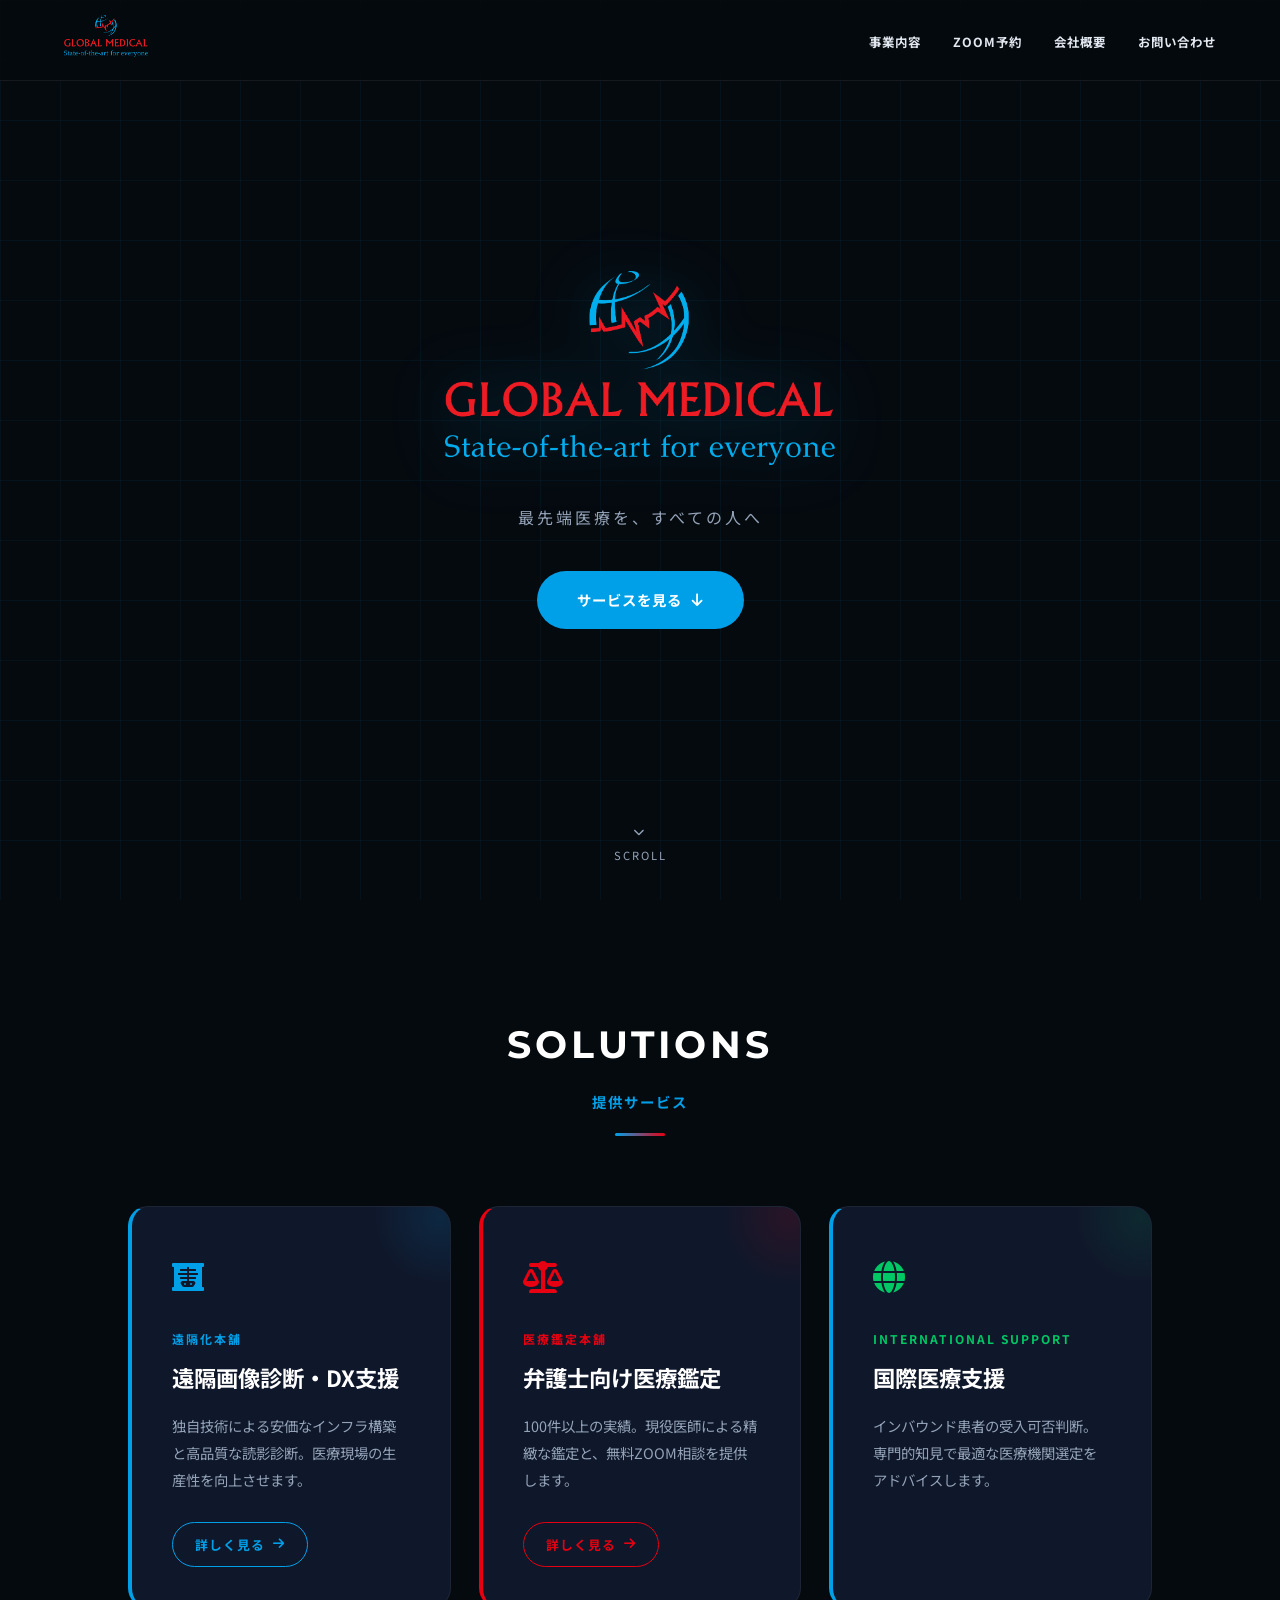
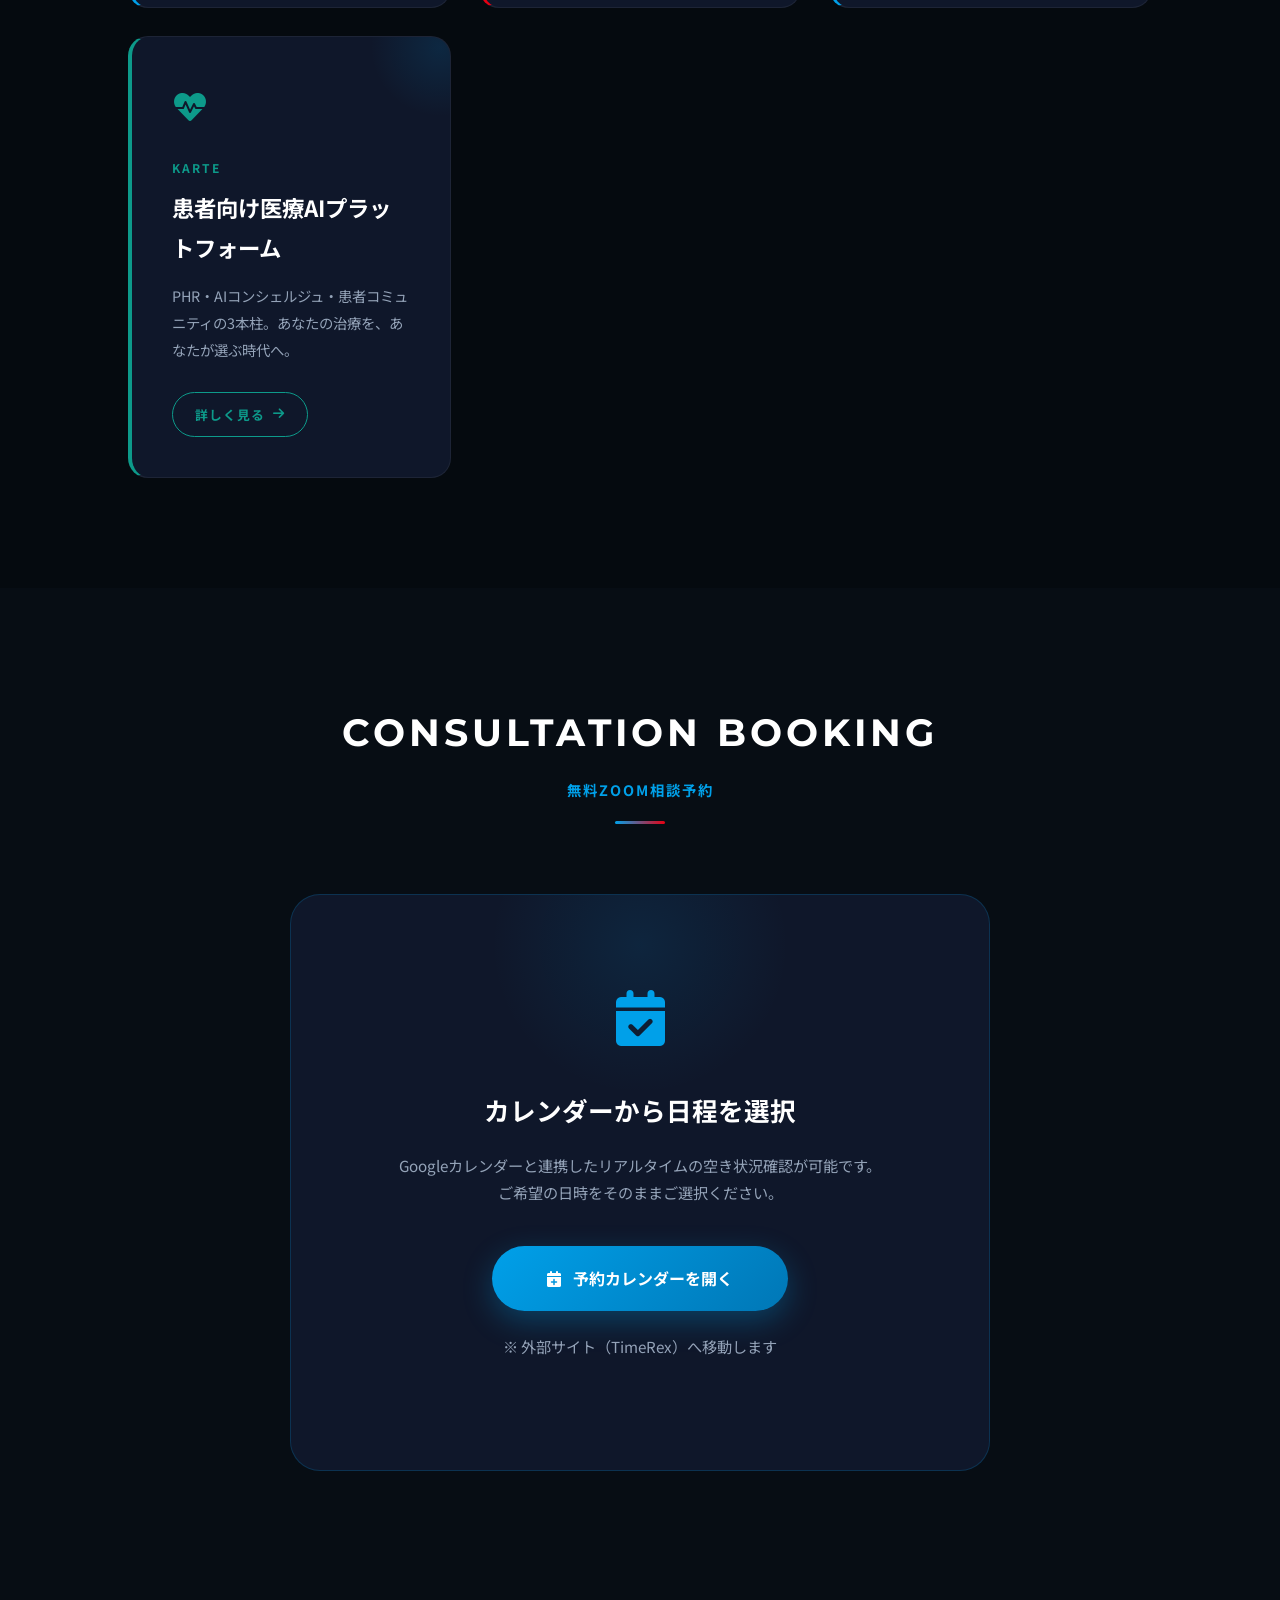
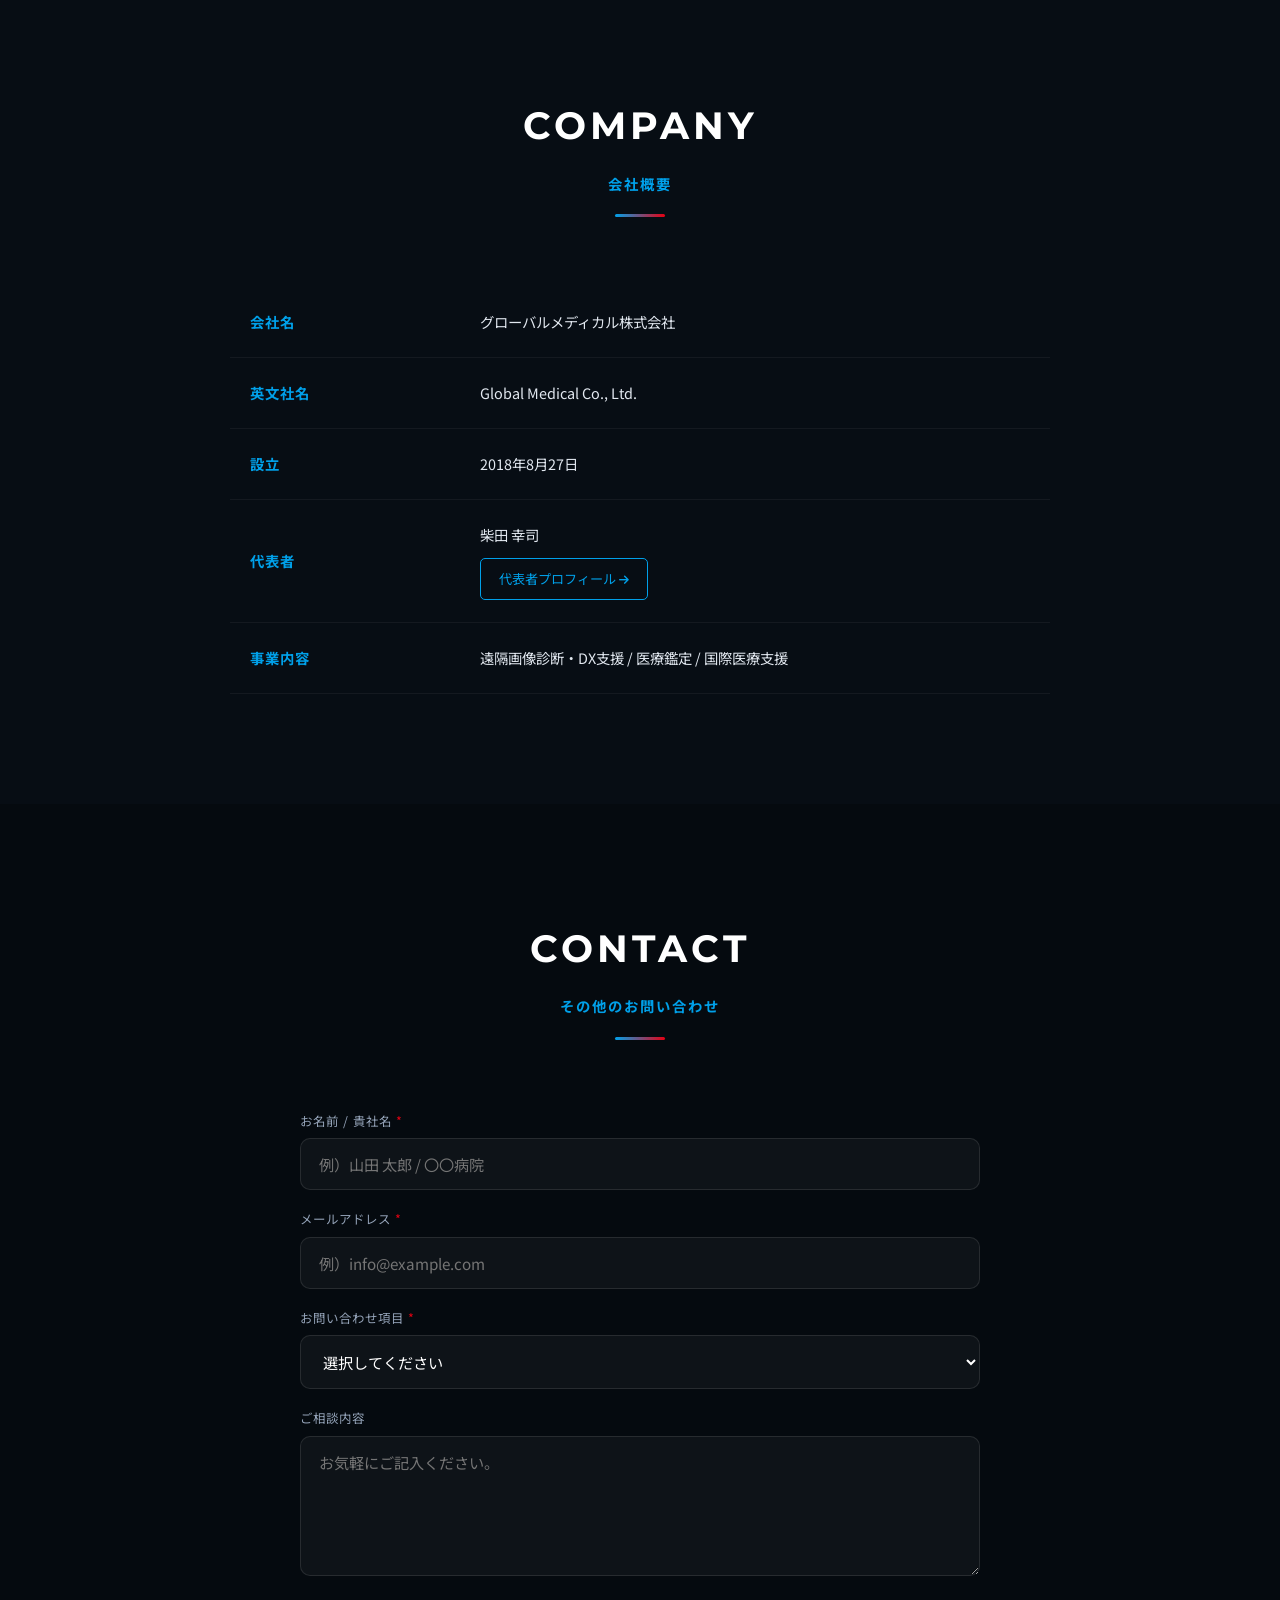
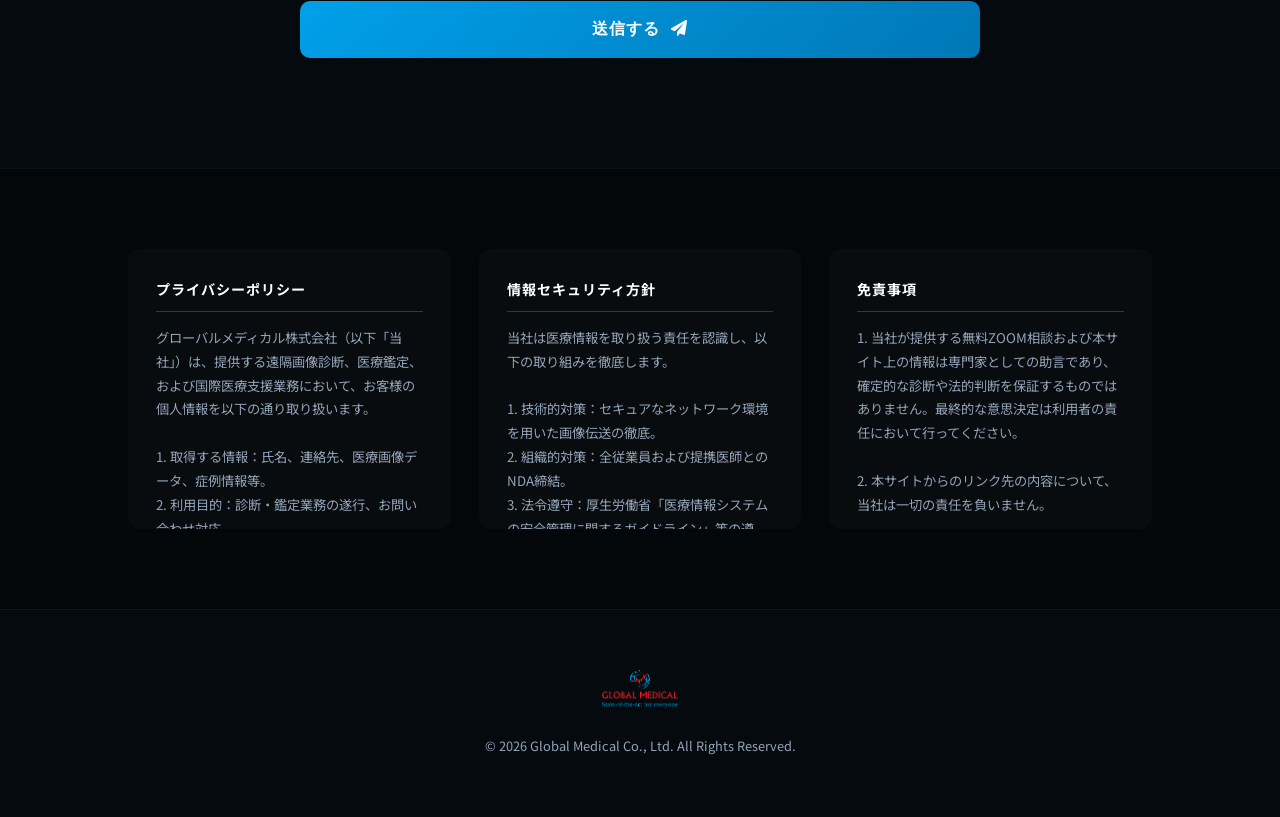
<file: index.html>
<!DOCTYPE html>
<html lang="ja">
<head>
    <meta charset="UTF-8">
<link rel="icon" type="image/jpeg" href="logo.jpg">
    <meta name="viewport" content="width=device-width, initial-scale=1.0">
    <title>グローバルメディカル株式会社 | State-of-the-art for everyone</title>

    <!-- OGP -->
    <meta name="description" content="グローバルメディカル株式会社 – 遠隔画像診断・医療鑑定・国際医療支援を通じ、最先端医療をすべての人へ。">
    <meta property="og:title" content="グローバルメディカル株式会社">
    <meta property="og:description" content="遠隔画像診断・医療鑑定・国際医療支援。State-of-the-art for everyone.">
    <meta property="og:type" content="website">
    <meta property="og:image" content="logo.png">

    <link href="https://fonts.googleapis.com/css2?family=Montserrat:wght@400;700;900&family=Noto+Sans+JP:wght@300;400;700&display=swap" rel="stylesheet">
    <link href="https://cdnjs.cloudflare.com/ajax/libs/font-awesome/6.0.0/css/all.min.css" rel="stylesheet">

    <style>
        :root {
            --bg-deep:   #050a0f;
            --bg-card:   #0f172a;
            --logo-blue: #00a0e9;
            --logo-red:  #e60012;
            --text-main: #e2e8f0;
            --text-dim:  #94a3b8;
            --white:     #ffffff;
        }

        * { margin: 0; padding: 0; box-sizing: border-box; }
        html { scroll-behavior: smooth; }

        body {
            font-family: 'Noto Sans JP', sans-serif;
            background-color: var(--bg-deep);
            color: var(--text-main);
            line-height: 1.8;
            overflow-x: hidden;
        }

        /* ===== HEADER ===== */
        header {
            position: fixed;
            width: 100%;
            padding: 15px 5%;
            display: flex;
            justify-content: space-between;
            align-items: center;
            z-index: 1000;
            background: rgba(5, 10, 15, 0.92);
            backdrop-filter: blur(18px);
            border-bottom: 1px solid rgba(255,255,255,0.07);
            transition: padding 0.3s;
        }
        .header-logo img { height: 42px; width: auto; }

        nav.desktop-nav a {
            margin-left: 28px;
            text-decoration: none;
            color: var(--text-main);
            font-size: 0.78rem;
            font-weight: 700;
            letter-spacing: 1px;
            text-transform: uppercase;
            transition: color 0.3s;
        }
        nav.desktop-nav a:hover { color: var(--logo-blue); }

        /* ハンバーガー */
        .hamburger {
            display: none;
            flex-direction: column;
            gap: 5px;
            cursor: pointer;
            padding: 5px;
            z-index: 1100;
        }
        .hamburger span {
            display: block;
            width: 24px;
            height: 2px;
            background: var(--text-main);
            border-radius: 2px;
            transition: 0.35s;
        }
        .hamburger.open span:nth-child(1) { transform: translateY(7px) rotate(45deg); }
        .hamburger.open span:nth-child(2) { opacity: 0; }
        .hamburger.open span:nth-child(3) { transform: translateY(-7px) rotate(-45deg); }

        /* モバイルナビ */
        .mobile-nav {
            display: none;
            position: fixed;
            top: 0; left: 0;
            width: 100%; height: 100vh;
            background: rgba(5,10,15,0.98);
            z-index: 999;
            flex-direction: column;
            align-items: center;
            justify-content: center;
            gap: 40px;
        }
        .mobile-nav.open { display: flex; }
        .mobile-nav a {
            font-size: 1.5rem;
            font-weight: 700;
            text-decoration: none;
            color: var(--text-main);
            letter-spacing: 3px;
            text-transform: uppercase;
            transition: color 0.3s;
        }
        .mobile-nav a:hover { color: var(--logo-blue); }

        /* ===== HERO ===== */
        .hero {
            height: 100vh;
            display: flex;
            flex-direction: column;
            align-items: center;
            justify-content: center;
            position: relative;
            text-align: center;
            overflow: hidden;
        }
        .hero-bg {
            position: absolute;
            inset: 0;
            background-image:
                linear-gradient(rgba(5,10,15,0.75), rgba(5,10,15,0.85)),
                url('https://images.unsplash.com/photo-1550751827-4bd374c3f58b?auto=format&fit=crop&q=80&w=2000');
            background-size: cover;
            background-position: center;
        }
        /* グリッドオーバーレイ */
        .hero-bg::after {
            content: '';
            position: absolute;
            inset: 0;
            background-image:
                linear-gradient(rgba(0,160,233,0.06) 1px, transparent 1px),
                linear-gradient(90deg, rgba(0,160,233,0.06) 1px, transparent 1px);
            background-size: 60px 60px;
        }
        .hero-content {
            position: relative;
            z-index: 1;
            animation: heroFadeUp 1s ease both;
        }
        @keyframes heroFadeUp {
            from { opacity:0; transform:translateY(30px); }
            to   { opacity:1; transform:translateY(0); }
        }
        .hero-logo-main {
            max-width: 520px;
            width: 75%;
            filter: drop-shadow(0 0 30px rgba(0,160,233,0.35));
            margin-bottom: 30px;
        }
        .hero-tagline {
            font-size: 1rem;
            color: var(--text-dim);
            letter-spacing: 3px;
            text-transform: uppercase;
            margin-bottom: 40px;
            animation: heroFadeUp 1s 0.2s ease both;
        }
        .hero-cta {
            display: inline-flex;
            align-items: center;
            gap: 10px;
            padding: 16px 40px;
            background: var(--logo-blue);
            color: #fff;
            text-decoration: none;
            font-weight: 700;
            font-size: 0.9rem;
            letter-spacing: 1px;
            border-radius: 50px;
            transition: background 0.3s, transform 0.3s;
            animation: heroFadeUp 1s 0.4s ease both;
        }
        .hero-cta:hover { background: #0077b6; transform: translateY(-3px); }

        .hero-scroll {
            position: absolute;
            bottom: 35px;
            left: 50%;
            transform: translateX(-50%);
            display: flex;
            flex-direction: column;
            align-items: center;
            gap: 8px;
            color: var(--text-dim);
            font-size: 0.7rem;
            letter-spacing: 2px;
            text-transform: uppercase;
            animation: bounce 2s infinite;
        }
        @keyframes bounce {
            0%,100% { transform: translateX(-50%) translateY(0); }
            50%      { transform: translateX(-50%) translateY(8px); }
        }

        /* ===== SECTION COMMON ===== */
        section { padding: 110px 10%; }
        .section-title { text-align: center; margin-bottom: 70px; }
        .section-title h2 {
            font-size: 2.4rem;
            letter-spacing: 4px;
            color: var(--white);
            text-transform: uppercase;
            font-family: 'Montserrat', sans-serif;
        }
        .section-title p { color: var(--logo-blue); font-weight: 700; margin-top: 10px; font-size: 0.9rem; letter-spacing: 2px; }
        .section-title .divider {
            width: 50px; height: 3px;
            background: linear-gradient(90deg, var(--logo-blue), var(--logo-red));
            margin: 18px auto 0;
            border-radius: 2px;
        }

        /* ===== SERVICES ===== */
        .services-grid {
            display: grid;
            grid-template-columns: repeat(auto-fit, minmax(280px, 1fr));
            gap: 28px;
        }
        .service-card {
            background: var(--bg-card);
            padding: 40px;
            border-radius: 20px;
            border: 1px solid rgba(255,255,255,0.06);
            border-left: 4px solid var(--logo-blue);
            transition: transform 0.35s, box-shadow 0.35s;
            position: relative;
            overflow: hidden;
        }
        .service-card::before {
            content: '';
            position: absolute;
            top: -60px; right: -60px;
            width: 140px; height: 140px;
            border-radius: 50%;
            background: radial-gradient(circle, rgba(0,160,233,0.12), transparent 70%);
            transition: 0.5s;
        }
        .service-card:hover { transform: translateY(-10px); box-shadow: 0 20px 50px rgba(0,160,233,0.15); }
        .service-card:hover::before { transform: scale(1.5); }
        .service-card.kantei { border-left-color: var(--logo-red); }
        .service-card.kantei::before { background: radial-gradient(circle, rgba(230,0,18,0.12), transparent 70%); }
        .service-card.kantei:hover { box-shadow: 0 20px 50px rgba(230,0,18,0.15); }
        .service-card.intl::before { background: radial-gradient(circle, rgba(0,200,100,0.10), transparent 70%); }

        .brand-tag {
            display: inline-block;
            color: var(--logo-blue);
            font-weight: 700;
            font-size: 0.75rem;
            letter-spacing: 2px;
            text-transform: uppercase;
            margin-bottom: 8px;
        }
        .kantei .brand-tag { color: var(--logo-red); }
        .service-card h3 { margin-bottom: 14px; font-size: 1.4rem; color: var(--white); }
        .service-card p { color: var(--text-dim); font-size: 0.9rem; line-height: 1.9; margin-bottom: 28px; }
        .card-icon {
            font-size: 2rem;
            margin-bottom: 18px;
            color: var(--logo-blue);
        }
        .kantei .card-icon { color: var(--logo-red); }

        .card-link {
            display: inline-flex;
            align-items: center;
            gap: 8px;
            padding: 10px 22px;
            border: 1.5px solid var(--logo-blue);
            color: var(--logo-blue);
            text-decoration: none;
            border-radius: 50px;
            font-size: 0.8rem;
            font-weight: 700;
            letter-spacing: 1px;
            transition: 0.3s;
        }
        .card-link:hover { background: var(--logo-blue); color: #fff; }
        .kantei .card-link { border-color: var(--logo-red); color: var(--logo-red); }
        .kantei .card-link:hover { background: var(--logo-red); color: #fff; }

        /* ===== BOOKING ===== */
        .booking-section { background: #070d14; text-align: center; }
        .booking-card {
            background: var(--bg-card);
            padding: 70px 50px;
            border-radius: 30px;
            border: 1px solid rgba(0,160,233,0.2);
            max-width: 700px;
            margin: 0 auto;
            position: relative;
            overflow: hidden;
        }
        .booking-card::before {
            content: '';
            position: absolute;
            top: -100px; left: 50%;
            transform: translateX(-50%);
            width: 300px; height: 300px;
            border-radius: 50%;
            background: radial-gradient(circle, rgba(0,160,233,0.1), transparent 70%);
        }
        .booking-icon {
            font-size: 3.5rem;
            color: var(--logo-blue);
            margin-bottom: 22px;
            position: relative;
        }
        .booking-card h3 { font-size: 1.6rem; color: #fff; margin-bottom: 18px; position: relative; }
        .booking-card p  { color: var(--text-dim); margin-bottom: 40px; font-size: 0.95rem; position: relative; }
        .booking-btn {
            display: inline-flex;
            align-items: center;
            gap: 12px;
            padding: 18px 55px;
            background: linear-gradient(135deg, var(--logo-blue), #0077b6);
            color: #fff;
            text-decoration: none;
            font-weight: 700;
            font-size: 1rem;
            border-radius: 50px;
            transition: 0.3s;
            box-shadow: 0 10px 30px rgba(0,160,233,0.3);
            position: relative;
        }
        .booking-btn:hover { transform: translateY(-3px); box-shadow: 0 16px 40px rgba(0,160,233,0.45); }
        .booking-note { color: var(--text-dim); font-size: 0.78rem; margin-top: 22px; position: relative; }

        /* ===== COMPANY ===== */
        .company-section { background: #070d14; }
        .company-table {
            width: 100%; max-width: 820px; margin: 0 auto;
            border-collapse: collapse;
        }
        .company-table th, .company-table td {
            padding: 22px 20px;
            border-bottom: 1px solid rgba(255,255,255,0.05);
            text-align: left;
            font-size: 0.9rem;
        }
        .company-table th { width: 28%; color: var(--logo-blue); font-weight: 700; letter-spacing: 1px; }
        .company-table td { color: var(--text-main); }
        .profile-link {
            display: inline-block; margin-top: 10px; padding: 8px 18px;
            border: 1px solid var(--logo-blue); color: var(--logo-blue);
            text-decoration: none; border-radius: 5px; font-size: 0.82rem;
            transition: 0.3s;
        }
        .profile-link:hover { background: var(--logo-blue); color: #fff; }

        /* ===== CONTACT ===== */
        .contact-section { background: var(--bg-deep); }
        .form-container { max-width: 680px; margin: 0 auto; }
        .form-group { margin-bottom: 18px; position: relative; }
        .form-group label {
            display: block;
            font-size: 0.78rem;
            color: var(--text-dim);
            letter-spacing: 1px;
            margin-bottom: 6px;
        }
        input, select, textarea {
            width: 100%;
            background: rgba(255,255,255,0.04);
            border: 1px solid rgba(255,255,255,0.1);
            padding: 14px 18px;
            border-radius: 10px;
            color: #fff;
            font-size: 0.95rem;
            font-family: 'Noto Sans JP', sans-serif;
            transition: border-color 0.3s;
        }
        input:focus, select:focus, textarea:focus {
            outline: none;
            border-color: var(--logo-blue);
        }
        input.error, select.error, textarea.error { border-color: var(--logo-red); }
        .error-msg {
            color: var(--logo-red);
            font-size: 0.75rem;
            margin-top: 4px;
            display: none;
        }
        .error-msg.show { display: block; }
        select option { background-color: #121a25; color: #fff; }
        .submit-btn {
            width: 100%; padding: 18px;
            background: linear-gradient(135deg, var(--logo-blue), #0077b6);
            color: #fff; border: none; border-radius: 10px;
            font-weight: 700; font-size: 1rem; cursor: pointer;
            transition: 0.3s; letter-spacing: 1px;
        }
        .submit-btn:hover { transform: translateY(-2px); box-shadow: 0 10px 30px rgba(0,160,233,0.35); }
        .submit-btn:disabled { opacity: 0.6; cursor: not-allowed; transform: none; }

        /* ===== LEGAL ===== */
        .legal-section {
            background: #030709;
            border-top: 1px solid rgba(255,255,255,0.04);
            padding: 80px 10%;
        }
        .legal-grid {
            display: grid;
            grid-template-columns: repeat(auto-fit, minmax(280px, 1fr));
            gap: 28px;
            font-size: 0.83rem;
            color: var(--text-dim);
        }
        .legal-box {
            background: rgba(255,255,255,0.02);
            padding: 28px;
            border-radius: 12px;
            height: 280px;
            overflow-y: auto;
            scrollbar-width: thin;
            scrollbar-color: rgba(255,255,255,0.1) transparent;
        }
        .legal-box h4 {
            color: var(--white);
            margin-bottom: 14px;
            padding-bottom: 8px;
            border-bottom: 1px solid rgba(0,160,233,0.4);
            font-size: 0.88rem;
            letter-spacing: 1px;
        }

        /* ===== FOOTER ===== */
        footer {
            text-align: center;
            padding: 60px 5%;
            border-top: 1px solid rgba(255,255,255,0.05);
            background: var(--bg-deep);
        }
        .footer-logo { height: 38px; margin-bottom: 18px; }
        footer p { color: var(--text-dim); font-size: 0.8rem; }

        /* ===== SCROLL ANIMATION ===== */
        .fade-up {
            opacity: 0;
            transform: translateY(30px);
            transition: opacity 0.7s ease, transform 0.7s ease;
        }
        .fade-up.visible {
            opacity: 1;
            transform: translateY(0);
        }

        /* ===== RESPONSIVE ===== */
        @media (max-width: 768px) {
            header { padding: 12px 5%; }
            nav.desktop-nav { display: none; }
            .hamburger { display: flex; }
            section { padding: 70px 6%; }
            .section-title h2 { font-size: 1.7rem; }
            .hero-logo-main { max-width: 85%; }
            .hero-tagline { font-size: 0.78rem; }
            .booking-card { padding: 50px 28px; }
            .company-table th { width: 35%; }
        }
    </style>
</head>
<body>

<!-- ===== HEADER ===== -->
<header>
    <div class="header-logo"><img src="logo.png" alt="Global Medical"></div>
    <nav class="desktop-nav">
        <a href="#services">事業内容</a>
        <a href="#booking">ZOOM予約</a>
        <a href="#company">会社概要</a>
        <a href="#contact">お問い合わせ</a>
    </nav>
    <div class="hamburger" id="hamburger" aria-label="メニュー" role="button">
        <span></span><span></span><span></span>
    </div>
</header>

<!-- モバイルナビ -->
<nav class="mobile-nav" id="mobileNav">
    <a href="#services"  onclick="closeMenu()">事業内容</a>
    <a href="#booking"   onclick="closeMenu()">ZOOM予約</a>
    <a href="#company"   onclick="closeMenu()">会社概要</a>
    <a href="#contact"   onclick="closeMenu()">お問い合わせ</a>
</nav>

<!-- ===== HERO ===== -->
<div class="hero">
    <div class="hero-bg"></div>
    <div class="hero-content">
        <img src="logo.png" alt="Global Medical" class="hero-logo-main">
        <p class="hero-tagline">最先端医療を、すべての人へ</p>
        <a href="#services" class="hero-cta">
            サービスを見る <i class="fa-solid fa-arrow-down"></i>
        </a>
    </div>
    <div class="hero-scroll">
        <i class="fa-solid fa-chevron-down"></i>
        <span>Scroll</span>
    </div>
</div>

<!-- ===== SERVICES ===== -->
<section id="services">
    <div class="section-title fade-up">
        <h2>Solutions</h2>
        <p>提供サービス</p>
        <div class="divider"></div>
    </div>
    <div class="services-grid">
        <div class="service-card fade-up">
            <div class="card-icon"><i class="fa-solid fa-x-ray"></i></div>
            <span class="brand-tag">遠隔化本舗</span>
            <h3>遠隔画像診断・DX支援</h3>
            <p>独自技術による安価なインフラ構築と高品質な読影診断。医療現場の生産性を向上させます。</p>
            <a href="enkakuka.html" class="card-link">詳しく見る <i class="fa-solid fa-arrow-right"></i></a>
        </div>
        <div class="service-card kantei fade-up" style="transition-delay:0.1s">
            <div class="card-icon"><i class="fa-solid fa-scale-balanced"></i></div>
            <span class="brand-tag">医療鑑定本舗</span>
            <h3>弁護士向け医療鑑定</h3>
            <p>100件以上の実績。現役医師による精緻な鑑定と、無料ZOOM相談を提供します。</p>
            <a href="kantei.html" class="card-link">詳しく見る <i class="fa-solid fa-arrow-right"></i></a>
        </div>
        <div class="service-card intl fade-up" style="transition-delay:0.2s">
            <div class="card-icon"><i class="fa-solid fa-globe" style="color:#00c864"></i></div>
            <span class="brand-tag" style="color:#00c864">International Support</span>
            <h3>国際医療支援</h3>
            <p>インバウンド患者の受入可否判断。専門的知見で最適な医療機関選定をアドバイスします。</p>
        </div>
        <div class="service-card fade-up" style="transition-delay:0.3s; border-left-color:#0D9A8A;">
            <div class="card-icon"><i class="fa-solid fa-heart-pulse" style="color:#0D9A8A;"></i></div>
            <span class="brand-tag" style="color:#0D9A8A;">KARTE</span>
            <h3>患者向け医療AIプラットフォーム</h3>
            <p>PHR・AIコンシェルジュ・患者コミュニティの3本柱。あなたの治療を、あなたが選ぶ時代へ。</p>
            <a href="karte.html" class="card-link" style="border-color:#0D9A8A; color:#0D9A8A;">
                詳しく見る <i class="fa-solid fa-arrow-right"></i>
            </a>
        </div>
    </div>
</section>

<!-- ===== BOOKING ===== -->
<section id="booking" class="booking-section">
    <div class="section-title fade-up">
        <h2>Consultation Booking</h2>
        <p>無料ZOOM相談予約</p>
        <div class="divider"></div>
    </div>
    <div class="booking-card fade-up">
        <div class="booking-icon"><i class="fa-solid fa-calendar-check"></i></div>
        <h3>カレンダーから日程を選択</h3>
        <p>
            Googleカレンダーと連携したリアルタイムの空き状況確認が可能です。<br>
            ご希望の日時をそのままご選択ください。
        </p>
        <a href="https://timerex.net/s/admin_848e_49a5/b21e64a7" target="_blank" rel="noopener" class="booking-btn">
            <i class="fa-solid fa-calendar-plus"></i> 予約カレンダーを開く
        </a>
        <p class="booking-note">※ 外部サイト（TimeRex）へ移動します</p>
    </div>
</section>

<!-- ===== COMPANY ===== -->
<section id="company" class="company-section">
    <div class="section-title fade-up">
        <h2>Company</h2>
        <p>会社概要</p>
        <div class="divider"></div>
    </div>
    <table class="company-table fade-up">
        <tr>
            <th>会社名</th>
            <td>グローバルメディカル株式会社</td>
        </tr>
        <tr>
            <th>英文社名</th>
            <td>Global Medical Co., Ltd.</td>
        </tr>
        <tr>
            <th>設立</th>
            <td>2018年8月27日</td>
        </tr>
        <tr>
            <th>代表者</th>
            <td>
                柴田 幸司
                <br>
                <a href="https://jp.quora.com/profile/Koji-Shibata" target="_blank" class="profile-link">代表者プロフィール <i class="fa-solid fa-arrow-right" style="font-size:0.7rem"></i></a>
            </td>
        </tr>
        <tr>
            <th>事業内容</th>
            <td>遠隔画像診断・DX支援 / 医療鑑定 / 国際医療支援</td>
        </tr>
    </table>
</section>

<!-- ===== CONTACT ===== -->
<section id="contact" class="contact-section">
    <div class="form-container">
        <div class="section-title fade-up">
            <h2>Contact</h2>
            <p>その他のお問い合わせ</p>
            <div class="divider"></div>
        </div>
        <form id="contactForm" class="fade-up" novalidate>
            <div class="form-group">
                <label>お名前 / 貴社名 <span style="color:var(--logo-red)">*</span></label>
                <input type="text" name="name" placeholder="例）山田 太郎 / 〇〇病院">
                <span class="error-msg" id="nameErr">お名前または貴社名を入力してください。</span>
            </div>
            <div class="form-group">
                <label>メールアドレス <span style="color:var(--logo-red)">*</span></label>
                <input type="email" name="email" placeholder="例）info@example.com">
                <span class="error-msg" id="emailErr">有効なメールアドレスを入力してください。</span>
            </div>
            <div class="form-group">
                <label>お問い合わせ項目 <span style="color:var(--logo-red)">*</span></label>
                <select name="type">
                    <option value="">選択してください</option>
                    <option value="遠隔化本舗">遠隔化本舗について</option>
                    <option value="医療鑑定本舗">医療鑑定本舗について</option>
                    <option value="KARTE">KARTEについて</option>
                    <option value="その他">その他</option>
                </select>
                <span class="error-msg" id="typeErr">項目を選択してください。</span>
            </div>
            <div class="form-group">
                <label>ご相談内容</label>
                <textarea name="message" rows="5" placeholder="お気軽にご記入ください。"></textarea>
            </div>
            <button type="submit" class="submit-btn" id="submitBtn">送信する &nbsp;<i class="fa-solid fa-paper-plane"></i></button>
        </form>
    </div>
</section>

<!-- ===== LEGAL ===== -->
<section class="legal-section">
    <div class="legal-grid">
        <div class="legal-box">
            <h4>プライバシーポリシー</h4>
            <p>グローバルメディカル株式会社（以下「当社」）は、提供する遠隔画像診断、医療鑑定、および国際医療支援業務において、お客様の個人情報を以下の通り取り扱います。<br><br>
               1. 取得する情報：氏名、連絡先、医療画像データ、症例情報等。<br>
               2. 利用目的：診断・鑑定業務の遂行、お問い合わせ対応。<br>
               3. 安全管理：機密保持契約の締結およびデータの暗号化管理の徹底。<br>
               4. 第三者提供：法令に基づく場合を除き、同意なく第三者へ提供しません。</p>
        </div>
        <div class="legal-box">
            <h4>情報セキュリティ方針</h4>
            <p>当社は医療情報を取り扱う責任を認識し、以下の取り組みを徹底します。<br><br>
               1. 技術的対策：セキュアなネットワーク環境を用いた画像伝送の徹底。<br>
               2. 組織的対策：全従業員および提携医師とのNDA締結。<br>
               3. 法令遵守：厚生労働省「医療情報システムの安全管理に関するガイドライン」等の遵守。</p>
        </div>
        <div class="legal-box">
            <h4>免責事項</h4>
            <p>1. 当社が提供する無料ZOOM相談および本サイト上の情報は専門家としての助言であり、確定的な診断や法的判断を保証するものではありません。最終的な意思決定は利用者の責任において行ってください。<br><br>
               2. 本サイトからのリンク先の内容について、当社は一切の責任を負いません。<br><br>
               3. 予告なしにサイト内容の変更・削除を行うことがあります。</p>
        </div>
    </div>
</section>

<!-- ===== FOOTER ===== -->
<footer>
    <img src="logo.png" alt="Global Medical" class="footer-logo">
    <p>&copy; 2026 Global Medical Co., Ltd. All Rights Reserved.</p>
</footer>

<script>
    // ===== ハンバーガーメニュー =====
    const hamburger = document.getElementById('hamburger');
    const mobileNav = document.getElementById('mobileNav');

    hamburger.addEventListener('click', () => {
        hamburger.classList.toggle('open');
        mobileNav.classList.toggle('open');
        document.body.style.overflow = mobileNav.classList.contains('open') ? 'hidden' : '';
    });

    function closeMenu() {
        hamburger.classList.remove('open');
        mobileNav.classList.remove('open');
        document.body.style.overflow = '';
    }

    // ===== スクロールアニメーション =====
    const observer = new IntersectionObserver((entries) => {
        entries.forEach(e => {
            if (e.isIntersecting) {
                e.target.classList.add('visible');
                observer.unobserve(e.target);
            }
        });
    }, { threshold: 0.12 });

    document.querySelectorAll('.fade-up').forEach(el => observer.observe(el));

    // ===== フォームバリデーション & 送信 =====
    document.getElementById('contactForm').addEventListener('submit', function(e) {
        e.preventDefault();

        const name    = this.name;
        const email   = this.email;
        const type    = this.type;
        let valid     = true;

        // リセット
        [name, email, type].forEach(f => f.classList.remove('error'));
        document.querySelectorAll('.error-msg').forEach(m => m.classList.remove('show'));

        if (!name.value.trim()) {
            name.classList.add('error');
            document.getElementById('nameErr').classList.add('show');
            valid = false;
        }
        const emailReg = /^[^\s@]+@[^\s@]+\.[^\s@]+$/;
        if (!emailReg.test(email.value)) {
            email.classList.add('error');
            document.getElementById('emailErr').classList.add('show');
            valid = false;
        }
        if (!type.value) {
            type.classList.add('error');
            document.getElementById('typeErr').classList.add('show');
            valid = false;
        }
        if (!valid) return;

        const btn = document.getElementById('submitBtn');
        btn.innerHTML = '送信中... <i class="fa-solid fa-spinner fa-spin"></i>';
        btn.disabled = true;

        const formData = {
            name:    name.value,
            email:   email.value,
            type:    type.value,
            message: this.message.value
        };

        const gasUrl = "https://script.google.com/macros/s/AKfycbx6dkTkDwwE79fmBy1c7noIL2BOV_EQDjQ3oOAnVRCcqmEpFXf302iMLNv1NUabwQYO/exec";

        fetch(gasUrl, {
            method: 'POST',
            mode: 'no-cors',
            headers: { 'Content-Type': 'application/json' },
            body: JSON.stringify(formData)
        }).then(() => {
            alert('お問い合わせありがとうございます。送信が完了しました。');
            this.reset();
            btn.innerHTML = '送信する &nbsp;<i class="fa-solid fa-paper-plane"></i>';
            btn.disabled = false;
        }).catch(() => {
            alert('送信に失敗しました。時間をおいて再度お試しください。');
            btn.innerHTML = '送信する &nbsp;<i class="fa-solid fa-paper-plane"></i>';
            btn.disabled = false;
        });
    });
</script>
</body>
</html>
</file>
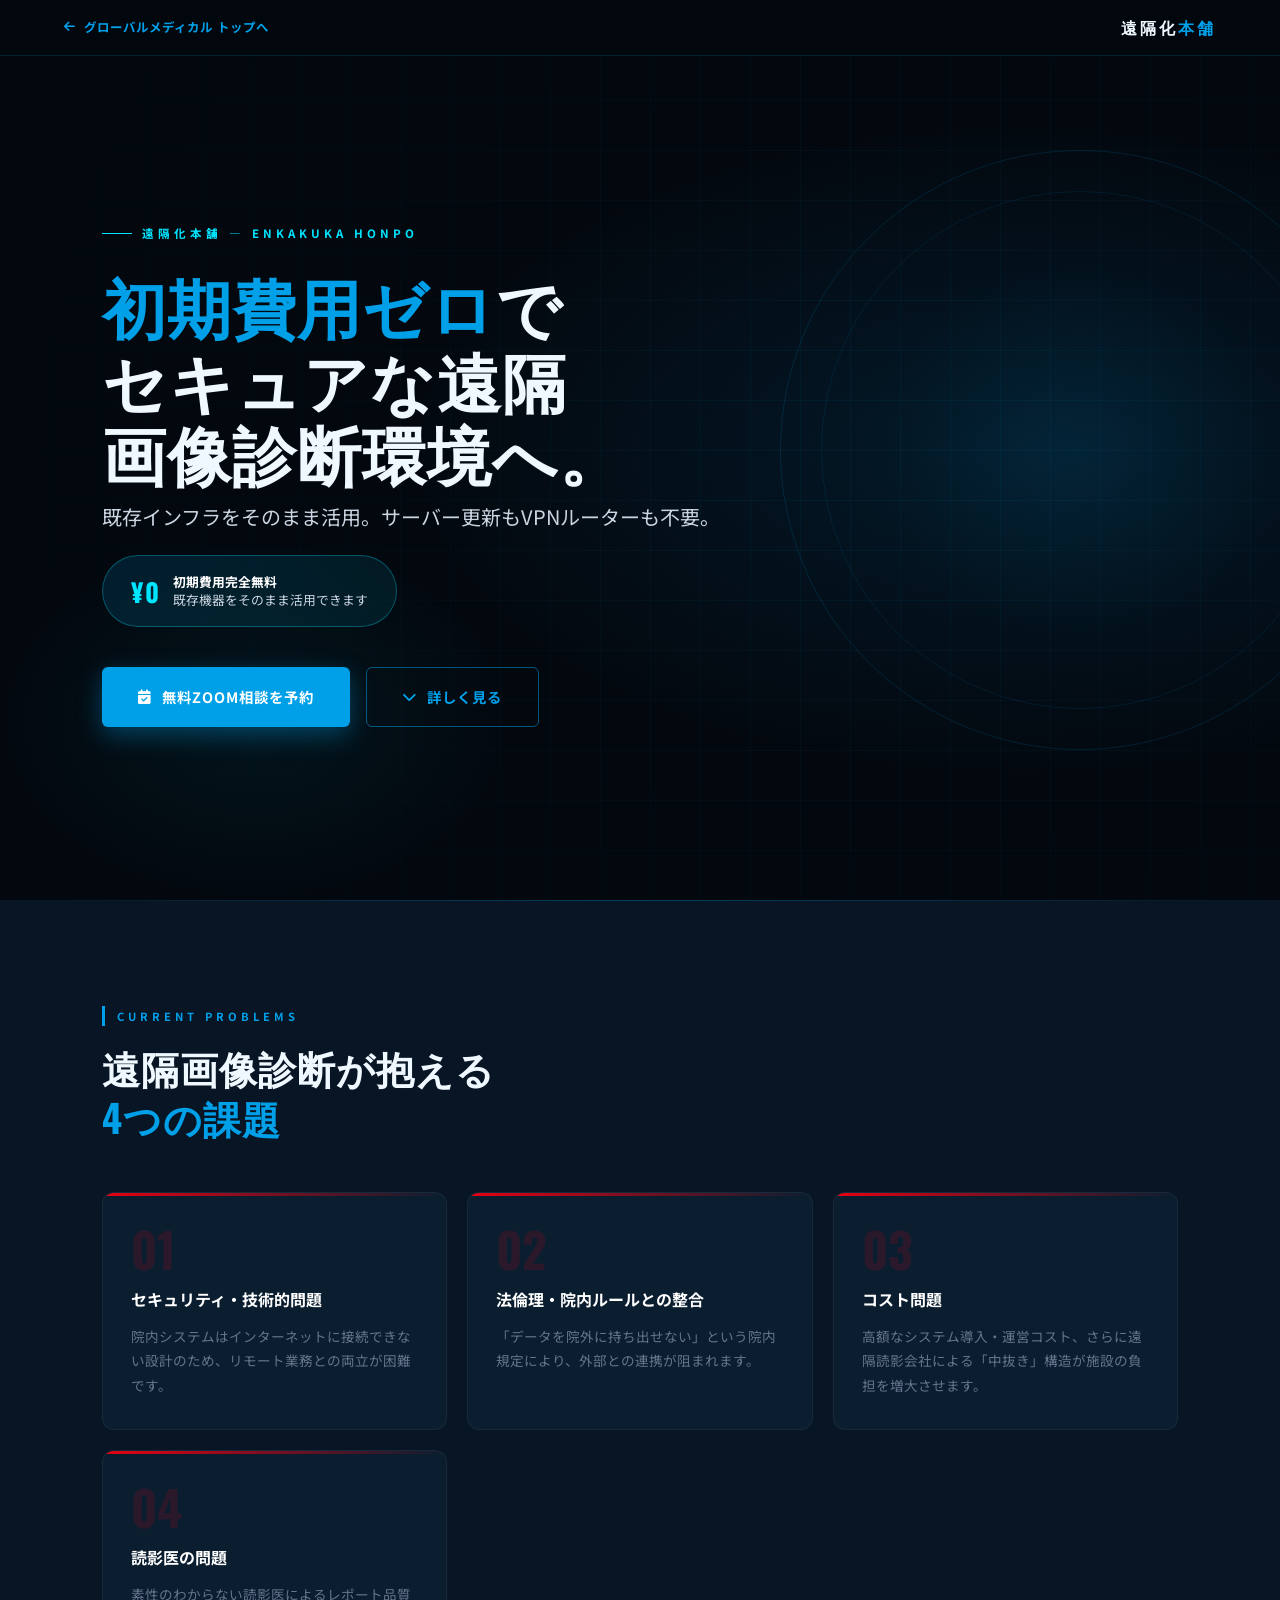
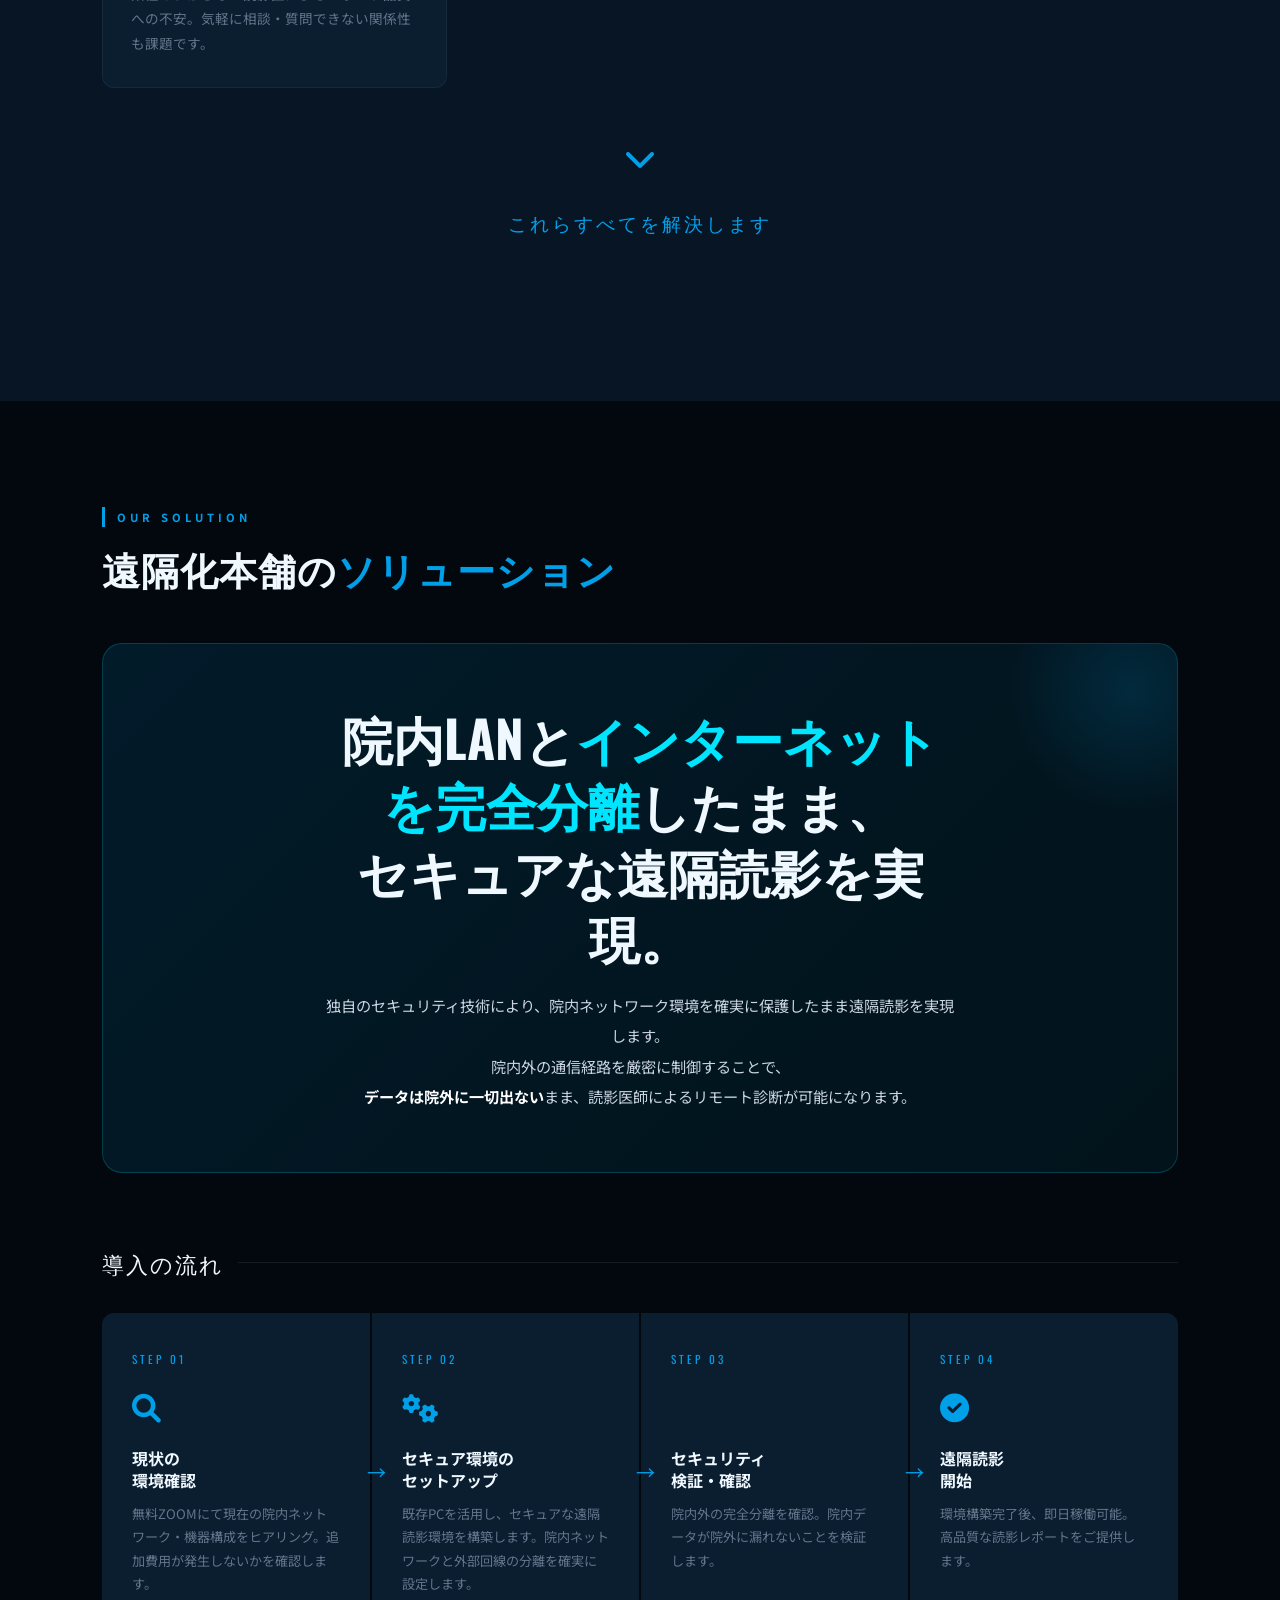
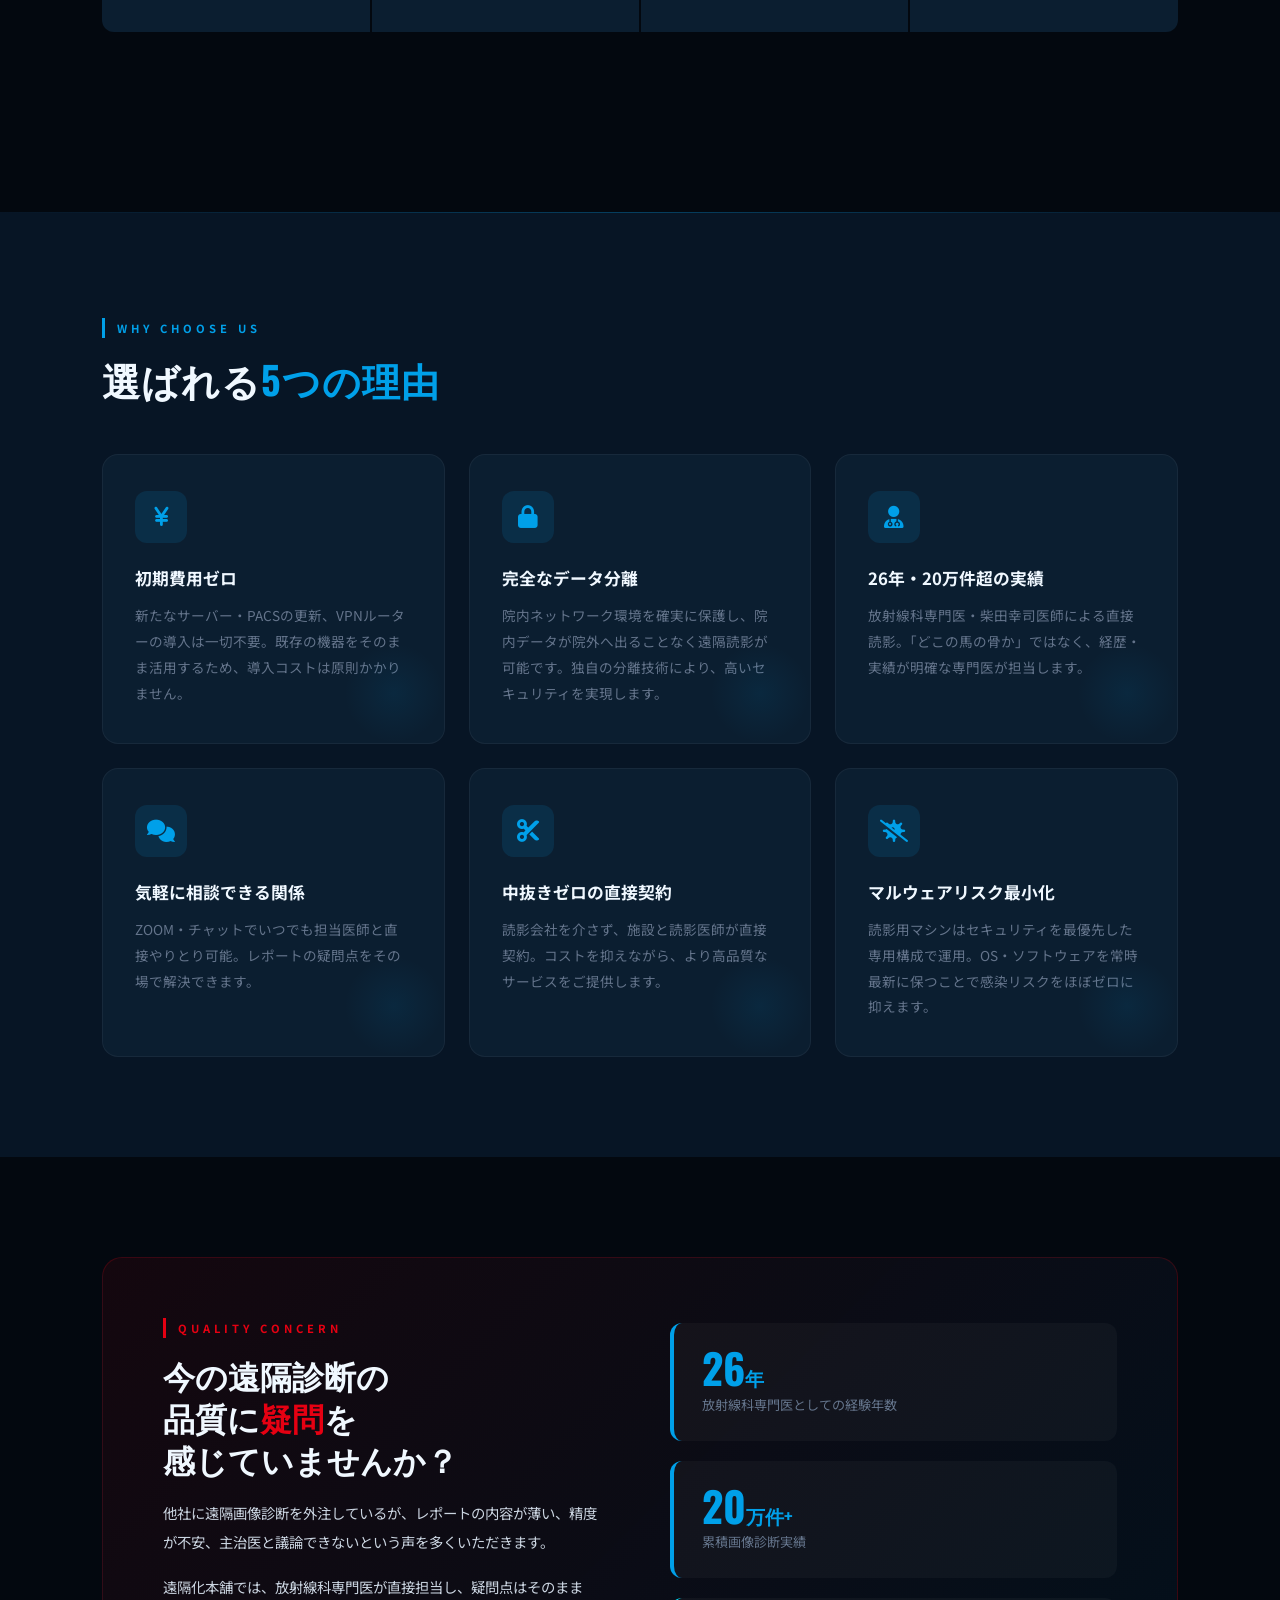
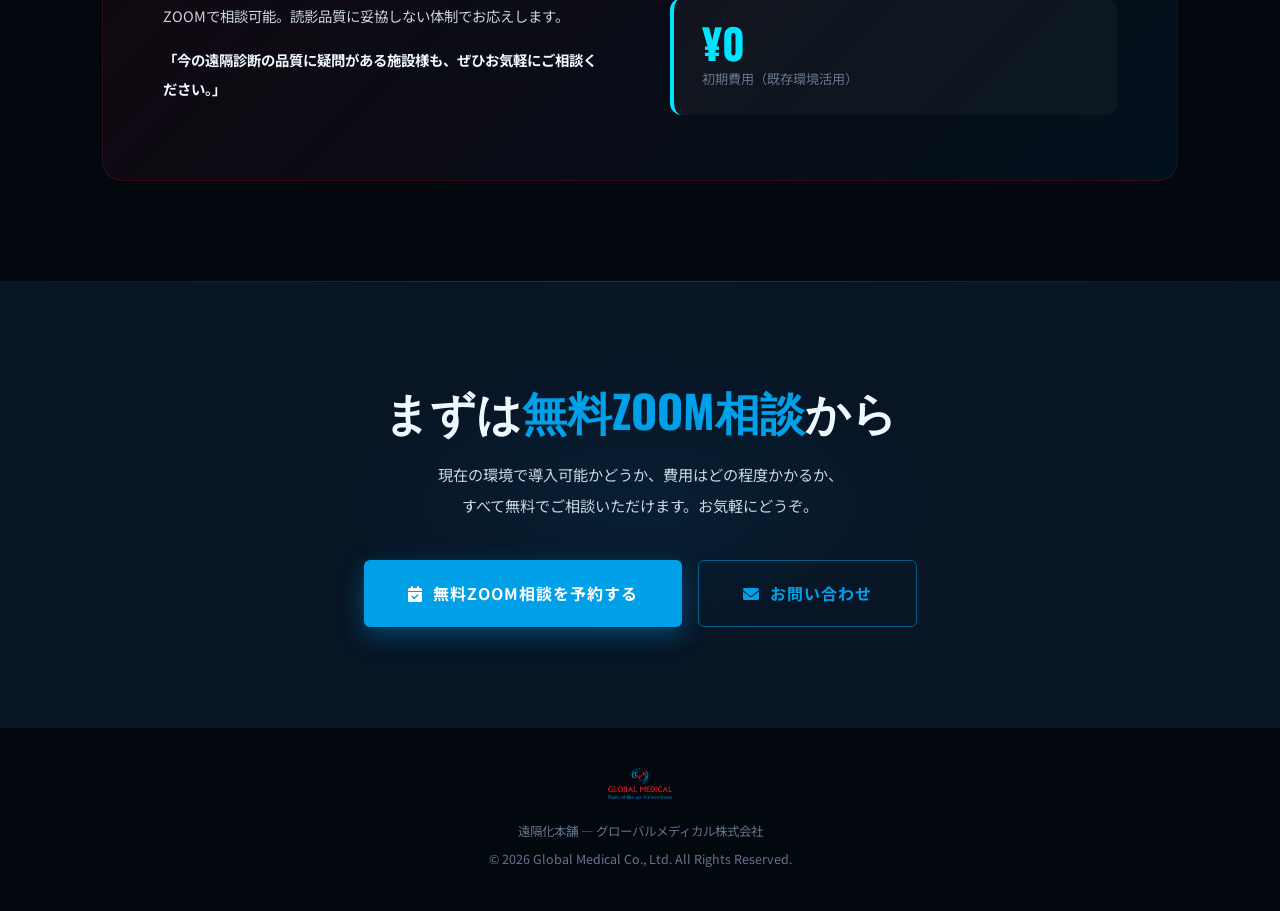
<file: enkakuka.html>
<!DOCTYPE html>
<html lang="ja">
<head>
    <meta charset="UTF-8">
<link rel="icon" type="image/jpeg" href="logo.jpg">
    <meta name="viewport" content="width=device-width, initial-scale=1.0">
    <title>遠隔化本舗 | 初期費用ゼロで始める、セキュアな遠隔画像診断</title>
    <meta name="description" content="既存インフラを活かし、初期費用無料でセキュアな遠隔画像診断環境を構築。読影品質に妥協しない、グローバルメディカル株式会社の遠隔化本舗。">

    <link href="https://fonts.googleapis.com/css2?family=Oswald:wght@400;600;700&family=Noto+Sans+JP:wght@300;400;500;700&display=swap" rel="stylesheet">
    <link href="https://cdnjs.cloudflare.com/ajax/libs/font-awesome/6.0.0/css/all.min.css" rel="stylesheet">

    <style>
        :root {
            --navy:       #03080f;
            --navy-mid:   #071525;
            --navy-card:  #0b1e30;
            --blue:       #00a0e9;
            --blue-light: #38bdf8;
            --blue-dim:   #0369a1;
            --accent:     #00e5ff;
            --white:      #f0f8ff;
            --text:       #cbd5e1;
            --text-dim:   #64748b;
            --red:        #e60012;
        }

        * { margin:0; padding:0; box-sizing:border-box; }
        html { scroll-behavior: smooth; }
        body {
            font-family: 'Noto Sans JP', sans-serif;
            background: var(--navy);
            color: var(--text);
            overflow-x: hidden;
            line-height: 1.8;
        }

        /* ── BACK NAV ── */
        .back-nav {
            position: fixed; top:0; left:0; width:100%;
            z-index: 1000;
            background: rgba(3,8,15,0.95);
            backdrop-filter: blur(16px);
            border-bottom: 1px solid rgba(0,160,233,0.15);
            padding: 13px 5%;
            display: flex; justify-content: space-between; align-items: center;
        }
        .back-link {
            display: inline-flex; align-items: center; gap: 8px;
            color: var(--blue); text-decoration: none;
            font-size: 0.78rem; font-weight: 700; letter-spacing: 1px;
            transition: opacity 0.2s;
        }
        .back-link:hover { opacity: 0.7; }
        .brand-nav {
            font-family: 'Oswald', sans-serif;
            font-size: 1rem; letter-spacing: 3px;
            color: var(--white); font-weight: 600;
        }
        .brand-nav span { color: var(--blue); }

        /* ── HERO ── */
        .hero {
            min-height: 100vh;
            display: flex; flex-direction: column;
            justify-content: center; align-items: flex-start;
            padding: 120px 8% 80px;
            position: relative; overflow: hidden;
        }
        /* 背景：医療グリッド＋グラデーション */
        .hero::before {
            content: '';
            position: absolute; inset: 0;
            background:
                radial-gradient(ellipse 80% 60% at 80% 50%, rgba(0,160,233,0.12) 0%, transparent 60%),
                radial-gradient(ellipse 40% 40% at 20% 80%, rgba(0,229,255,0.06) 0%, transparent 50%);
        }
        .hero::after {
            content: '';
            position: absolute; inset: 0;
            background-image:
                linear-gradient(rgba(0,160,233,0.07) 1px, transparent 1px),
                linear-gradient(90deg, rgba(0,160,233,0.07) 1px, transparent 1px);
            background-size: 50px 50px;
            mask-image: radial-gradient(ellipse 70% 90% at 70% 50%, black, transparent);
        }
        /* 右側の装飾円 */
        .hero-deco {
            position: absolute; right: -100px; top: 50%;
            transform: translateY(-50%);
            width: 600px; height: 600px;
            border-radius: 50%;
            border: 1px solid rgba(0,160,233,0.15);
            pointer-events: none;
        }
        .hero-deco::before {
            content: ''; position: absolute; inset: 40px;
            border-radius: 50%;
            border: 1px solid rgba(0,160,233,0.10);
        }
        .hero-deco::after {
            content: ''; position: absolute; inset: 100px;
            border-radius: 50%;
            background: radial-gradient(circle, rgba(0,160,233,0.08), transparent 70%);
        }

        .hero-content { position: relative; z-index: 1; max-width: 700px; }

        .hero-eyebrow {
            display: inline-flex; align-items: center; gap: 10px;
            font-size: 0.72rem; letter-spacing: 4px; text-transform: uppercase;
            color: var(--accent); font-weight: 700;
            margin-bottom: 24px;
            animation: fadeUp 0.8s ease both;
        }
        .hero-eyebrow::before {
            content: '';
            display: block; width: 30px; height: 1px;
            background: var(--accent);
        }

        .hero h1 {
            font-family: 'Oswald', sans-serif;
            font-size: clamp(2.4rem, 5vw, 4rem);
            font-weight: 700;
            line-height: 1.15;
            color: var(--white);
            letter-spacing: 1px;
            margin-bottom: 10px;
            animation: fadeUp 0.8s 0.1s ease both;
        }
        .hero h1 .highlight {
            color: var(--blue);
            position: relative;
        }
        .hero-sub {
            font-size: clamp(1rem, 2vw, 1.25rem);
            color: var(--text);
            margin-bottom: 20px;
            animation: fadeUp 0.8s 0.2s ease both;
        }

        /* 初期費用ゼロバッジ */
        .zero-badge {
            display: inline-flex; align-items: center; gap: 12px;
            background: linear-gradient(135deg, rgba(0,160,233,0.15), rgba(0,229,255,0.08));
            border: 1px solid rgba(0,229,255,0.3);
            border-radius: 60px;
            padding: 12px 28px;
            margin-bottom: 40px;
            animation: fadeUp 0.8s 0.3s ease both;
        }
        .zero-badge .badge-label {
            font-family: 'Oswald', sans-serif;
            font-size: 1.6rem; font-weight: 700;
            color: var(--accent); letter-spacing: 2px;
        }
        .zero-badge .badge-desc {
            font-size: 0.8rem; color: var(--text);
            line-height: 1.4;
        }

        .hero-ctas {
            display: flex; gap: 16px; flex-wrap: wrap;
            animation: fadeUp 0.8s 0.4s ease both;
        }
        .btn-primary {
            display: inline-flex; align-items: center; gap: 10px;
            padding: 16px 36px;
            background: var(--blue);
            color: #fff; font-weight: 700; font-size: 0.9rem;
            text-decoration: none; border-radius: 6px;
            letter-spacing: 1px;
            transition: 0.3s;
            box-shadow: 0 8px 24px rgba(0,160,233,0.35);
        }
        .btn-primary:hover { background: var(--blue-light); transform: translateY(-2px); box-shadow: 0 12px 32px rgba(0,160,233,0.5); }
        .btn-secondary {
            display: inline-flex; align-items: center; gap: 10px;
            padding: 16px 36px;
            border: 1.5px solid rgba(0,160,233,0.5);
            color: var(--blue); font-weight: 700; font-size: 0.9rem;
            text-decoration: none; border-radius: 6px;
            letter-spacing: 1px;
            transition: 0.3s;
        }
        .btn-secondary:hover { background: rgba(0,160,233,0.1); transform: translateY(-2px); }

        /* ── PROBLEMS ── */
        .problems-section {
            padding: 100px 8%;
            background: var(--navy-mid);
            position: relative;
        }
        .problems-section::before {
            content: '';
            position: absolute; top:0; left:0; right:0;
            height: 1px;
            background: linear-gradient(90deg, transparent, rgba(0,160,233,0.3), transparent);
        }

        .sec-label {
            display: inline-block;
            font-size: 0.7rem; letter-spacing: 4px; text-transform: uppercase;
            color: var(--blue); font-weight: 700;
            border-left: 3px solid var(--blue);
            padding-left: 12px;
            margin-bottom: 16px;
        }
        .sec-title {
            font-family: 'Oswald', sans-serif;
            font-size: clamp(1.6rem, 3vw, 2.4rem);
            color: var(--white); font-weight: 700;
            letter-spacing: 1px;
            margin-bottom: 50px;
            line-height: 1.3;
        }
        .sec-title em { color: var(--blue); font-style: normal; }

        .problems-grid {
            display: grid;
            grid-template-columns: repeat(auto-fit, minmax(260px, 1fr));
            gap: 20px;
        }
        .problem-card {
            background: var(--navy-card);
            border: 1px solid rgba(255,255,255,0.05);
            border-radius: 12px;
            padding: 32px 28px;
            position: relative; overflow: hidden;
        }
        .problem-card::before {
            content: '';
            position: absolute; top:0; left:0;
            width: 100%; height: 3px;
            background: linear-gradient(90deg, var(--red), transparent);
        }
        .problem-num {
            font-family: 'Oswald', sans-serif;
            font-size: 3rem; font-weight: 700;
            color: rgba(230,0,18,0.15);
            line-height: 1;
            margin-bottom: 12px;
        }
        .problem-card h3 {
            font-size: 1rem; font-weight: 700; color: #fff;
            margin-bottom: 10px;
        }
        .problem-card p { font-size: 0.85rem; color: var(--text-dim); line-height: 1.8; }

        /* 矢印 */
        .arrow-down {
            text-align: center; padding: 40px 0 20px;
            color: var(--blue); font-size: 2rem;
            animation: arrowBounce 1.5s infinite;
        }
        @keyframes arrowBounce {
            0%,100% { transform: translateY(0); }
            50% { transform: translateY(8px); }
        }
        .arrow-label {
            text-align: center;
            font-family: 'Oswald', sans-serif;
            font-size: 1.2rem; color: var(--blue);
            letter-spacing: 3px; margin-bottom: 60px;
        }

        /* ── SOLUTION ── */
        .solution-section { padding: 100px 8%; }

        .solution-hero-box {
            background: linear-gradient(135deg, rgba(0,160,233,0.12), rgba(0,229,255,0.05));
            border: 1px solid rgba(0,229,255,0.2);
            border-radius: 20px;
            padding: 60px;
            text-align: center;
            margin-bottom: 70px;
            position: relative; overflow: hidden;
        }
        .solution-hero-box::before {
            content: '';
            position: absolute; top:-80px; right:-80px;
            width: 250px; height: 250px;
            border-radius: 50%;
            background: radial-gradient(circle, rgba(0,160,233,0.15), transparent 70%);
        }
        .solution-hero-box .big-text {
            font-family: 'Oswald', sans-serif;
            font-size: clamp(1.8rem, 4vw, 3.2rem);
            font-weight: 700; color: var(--white);
            line-height: 1.3; margin-bottom: 20px;
            position: relative;
        }
        .solution-hero-box .big-text span { color: var(--accent); }
        .solution-hero-box p {
            color: var(--text); max-width: 640px; margin: 0 auto;
            font-size: 0.95rem; line-height: 2;
        }

        /* 3ステップ */
        .steps-title {
            font-family: 'Oswald', sans-serif;
            font-size: 1.4rem; color: var(--white);
            letter-spacing: 2px; margin-bottom: 30px;
            display: flex; align-items: center; gap: 14px;
        }
        .steps-title::after {
            content: ''; flex: 1; height: 1px;
            background: rgba(255,255,255,0.08);
        }

        .steps-grid {
            display: grid;
            grid-template-columns: repeat(auto-fit, minmax(260px, 1fr));
            gap: 2px;
            margin-bottom: 80px;
        }
        .step-card {
            background: var(--navy-card);
            padding: 36px 30px;
            position: relative;
        }
        .step-card:first-child { border-radius: 12px 0 0 12px; }
        .step-card:last-child  { border-radius: 0 12px 12px 0; }
        .step-card::after {
            content: '→';
            position: absolute; right: -16px; top: 50%;
            transform: translateY(-50%);
            color: var(--blue); font-size: 1.2rem;
            z-index: 1;
        }
        .step-card:last-child::after { display: none; }
        .step-num {
            font-family: 'Oswald', sans-serif;
            font-size: 0.7rem; letter-spacing: 3px;
            color: var(--blue); margin-bottom: 12px;
        }
        .step-card h3 {
            font-size: 1rem; font-weight: 700; color: var(--white);
            margin-bottom: 10px; line-height: 1.4;
        }
        .step-card p { font-size: 0.82rem; color: var(--text-dim); line-height: 1.8; }
        .step-icon { font-size: 1.8rem; color: var(--blue); margin-bottom: 14px; }

        /* ── FEATURES ── */
        .features-section {
            padding: 100px 8%;
            background: var(--navy-mid);
            position: relative;
        }
        .features-section::before {
            content: '';
            position: absolute; top:0; left:0; right:0;
            height: 1px;
            background: linear-gradient(90deg, transparent, rgba(0,160,233,0.3), transparent);
        }

        .features-grid {
            display: grid;
            grid-template-columns: repeat(auto-fit, minmax(300px, 1fr));
            gap: 24px;
        }
        .feature-card {
            background: var(--navy-card);
            border-radius: 16px;
            padding: 36px 32px;
            border: 1px solid rgba(255,255,255,0.05);
            transition: transform 0.3s, box-shadow 0.3s;
            position: relative; overflow: hidden;
        }
        .feature-card::before {
            content: '';
            position: absolute; bottom:0; right:0;
            width: 100px; height: 100px;
            border-radius: 50%;
            background: radial-gradient(circle, rgba(0,160,233,0.08), transparent 70%);
            transition: 0.4s;
        }
        .feature-card:hover { transform: translateY(-6px); box-shadow: 0 16px 40px rgba(0,160,233,0.12); }
        .feature-card:hover::before { transform: scale(2); }
        .feature-icon {
            width: 52px; height: 52px;
            background: rgba(0,160,233,0.12);
            border-radius: 12px;
            display: flex; align-items: center; justify-content: center;
            font-size: 1.4rem; color: var(--blue);
            margin-bottom: 20px;
        }
        .feature-card h3 {
            font-size: 1.05rem; font-weight: 700; color: var(--white);
            margin-bottom: 10px;
        }
        .feature-card p { font-size: 0.85rem; color: var(--text-dim); line-height: 1.9; }

        /* ── QUALITY ── */
        .quality-section { padding: 100px 8%; }
        .quality-box {
            background: linear-gradient(135deg, rgba(230,0,18,0.08), rgba(0,160,233,0.06));
            border: 1px solid rgba(230,0,18,0.2);
            border-radius: 20px;
            padding: 60px;
            display: grid;
            grid-template-columns: 1fr 1fr;
            gap: 60px;
            align-items: center;
        }
        .quality-text .q-label {
            font-size: 0.7rem; letter-spacing: 4px; text-transform: uppercase;
            color: var(--red); font-weight: 700;
            border-left: 3px solid var(--red);
            padding-left: 12px;
            margin-bottom: 16px;
        }
        .quality-text h2 {
            font-family: 'Oswald', sans-serif;
            font-size: clamp(1.5rem, 2.5vw, 2.2rem);
            color: var(--white); font-weight: 700;
            line-height: 1.3; margin-bottom: 20px;
        }
        .quality-text h2 em { color: var(--red); font-style: normal; }
        .quality-text p {
            font-size: 0.9rem; color: var(--text);
            line-height: 2; margin-bottom: 16px;
        }
        .quality-stats {
            display: flex; flex-direction: column; gap: 20px;
        }
        .stat-item {
            background: rgba(255,255,255,0.03);
            border-radius: 12px;
            padding: 24px 28px;
            border-left: 4px solid var(--blue);
        }
        .stat-num {
            font-family: 'Oswald', sans-serif;
            font-size: 2.6rem; font-weight: 700;
            color: var(--blue); line-height: 1;
            margin-bottom: 4px;
        }
        .stat-num span { font-size: 1.2rem; }
        .stat-label { font-size: 0.82rem; color: var(--text-dim); }

        /* ── CTA ── */
        .cta-section {
            padding: 100px 8%;
            background: var(--navy-mid);
            text-align: center;
            position: relative; overflow: hidden;
        }
        .cta-section::before {
            content: '';
            position: absolute; top:0; left:0; right:0;
            height: 1px;
            background: linear-gradient(90deg, transparent, rgba(0,160,233,0.3), transparent);
        }
        .cta-bg-glow {
            position: absolute; top:50%; left:50%;
            transform: translate(-50%,-50%);
            width: 600px; height: 300px;
            background: radial-gradient(ellipse, rgba(0,160,233,0.07), transparent 70%);
            pointer-events: none;
        }
        .cta-section h2 {
            font-family: 'Oswald', sans-serif;
            font-size: clamp(1.8rem, 3.5vw, 3rem);
            color: var(--white); font-weight: 700;
            margin-bottom: 20px; line-height: 1.3;
            position: relative;
        }
        .cta-section h2 span { color: var(--blue); }
        .cta-section p {
            color: var(--text); max-width: 560px; margin: 0 auto 40px;
            font-size: 0.95rem; line-height: 2;
            position: relative;
        }
        .cta-btns { display: flex; gap: 16px; justify-content: center; flex-wrap: wrap; position: relative; }

        /* ── FOOTER ── */
        footer {
            text-align: center; padding: 40px 5%;
            border-top: 1px solid rgba(255,255,255,0.05);
            background: var(--navy);
        }
        footer img { height: 32px; margin-bottom: 12px; }
        footer p { color: var(--text-dim); font-size: 0.78rem; }

        /* ── ANIMATIONS ── */
        @keyframes fadeUp {
            from { opacity:0; transform: translateY(24px); }
            to   { opacity:1; transform: translateY(0); }
        }
        .fade-up {
            opacity: 0; transform: translateY(28px);
            transition: opacity 0.7s ease, transform 0.7s ease;
        }
        .fade-up.visible { opacity:1; transform: translateY(0); }

        /* ── RESPONSIVE ── */
        @media (max-width: 768px) {
            .hero { padding: 110px 6% 70px; }
            .problems-section, .solution-section, .features-section,
            .quality-section, .cta-section { padding: 70px 6%; }
            .quality-box { grid-template-columns: 1fr; gap: 40px; }
            .solution-hero-box { padding: 40px 28px; }
            .step-card:first-child { border-radius: 12px 12px 0 0; }
            .step-card:last-child  { border-radius: 0 0 12px 12px; }
            .step-card::after { display: none; }
            .steps-grid { grid-template-columns: 1fr; gap: 2px; }
        }
    </style>
</head>
<body>

<!-- ── BACK NAV ── -->
<div class="back-nav">
    <a href="index.html" class="back-link">
        <i class="fa-solid fa-arrow-left"></i> グローバルメディカル トップへ
    </a>
    <div class="brand-nav">遠隔化<span>本舗</span></div>
</div>

<!-- ── HERO ── -->
<section class="hero">
    <div class="hero-deco"></div>
    <div class="hero-content">
        <div class="hero-eyebrow">遠隔化本舗 — Enkakuka Honpo</div>
        <h1>
            <span class="highlight">初期費用ゼロ</span>で<br>
            セキュアな遠隔<br>
            画像診断環境へ。
        </h1>
        <p class="hero-sub">既存インフラをそのまま活用。サーバー更新もVPNルーターも不要。</p>

        <div class="zero-badge">
            <div class="badge-label">¥0</div>
            <div class="badge-desc">
                <strong style="color:#fff;">初期費用完全無料</strong><br>
                既存機器をそのまま活用できます
            </div>
        </div>

        <div class="hero-ctas">
            <a href="https://timerex.net/s/admin_848e_49a5/b21e64a7" target="_blank" class="btn-primary">
                <i class="fa-solid fa-calendar-check"></i> 無料ZOOM相談を予約
            </a>
            <a href="#problems" class="btn-secondary">
                <i class="fa-solid fa-chevron-down"></i> 詳しく見る
            </a>
        </div>
    </div>
</section>

<!-- ── PROBLEMS ── -->
<section class="problems-section" id="problems">
    <div class="sec-label fade-up">Current Problems</div>
    <h2 class="sec-title fade-up">遠隔画像診断が抱える<br><em>4つの課題</em></h2>

    <div class="problems-grid">
        <div class="problem-card fade-up">
            <div class="problem-num">01</div>
            <h3>セキュリティ・技術的問題</h3>
            <p>院内システムはインターネットに接続できない設計のため、リモート業務との両立が困難です。</p>
        </div>
        <div class="problem-card fade-up" style="transition-delay:0.08s">
            <div class="problem-num">02</div>
            <h3>法倫理・院内ルールとの整合</h3>
            <p>「データを院外に持ち出せない」という院内規定により、外部との連携が阻まれます。</p>
        </div>
        <div class="problem-card fade-up" style="transition-delay:0.16s">
            <div class="problem-num">03</div>
            <h3>コスト問題</h3>
            <p>高額なシステム導入・運営コスト、さらに遠隔読影会社による「中抜き」構造が施設の負担を増大させます。</p>
        </div>
        <div class="problem-card fade-up" style="transition-delay:0.24s">
            <div class="problem-num">04</div>
            <h3>読影医の問題</h3>
            <p>素性のわからない読影医によるレポート品質への不安。気軽に相談・質問できない関係性も課題です。</p>
        </div>
    </div>

    <div class="arrow-down fade-up"><i class="fa-solid fa-chevron-down"></i></div>
    <div class="arrow-label fade-up">これらすべてを解決します</div>
</section>

<!-- ── SOLUTION ── -->
<section class="solution-section" id="solution">
    <div class="sec-label fade-up">Our Solution</div>
    <h2 class="sec-title fade-up">遠隔化本舗の<em>ソリューション</em></h2>

    <div class="solution-hero-box fade-up">
        <p class="big-text">
            院内LANと<span>インターネットを完全分離</span>したまま、<br>
            セキュアな遠隔読影を実現。
        </p>
        <p>
            独自のセキュリティ技術により、院内ネットワーク環境を確実に保護したまま遠隔読影を実現します。<br>
            院内外の通信経路を厳密に制御することで、<br>
            <strong style="color:#fff;">データは院外に一切出ない</strong>まま、読影医師によるリモート診断が可能になります。
        </p>
    </div>

    <div class="steps-title fade-up">導入の流れ</div>
    <div class="steps-grid fade-up">
        <div class="step-card">
            <div class="step-num">STEP 01</div>
            <div class="step-icon"><i class="fa-solid fa-magnifying-glass"></i></div>
            <h3>現状の<br>環境確認</h3>
            <p>無料ZOOMにて現在の院内ネットワーク・機器構成をヒアリング。追加費用が発生しないかを確認します。</p>
        </div>
        <div class="step-card">
            <div class="step-num">STEP 02</div>
            <div class="step-icon"><i class="fa-solid fa-gears"></i></div>
            <h3>セキュア環境の<br>セットアップ</h3>
            <p>既存PCを活用し、セキュアな遠隔読影環境を構築します。院内ネットワークと外部回線の分離を確実に設定します。</p>
        </div>
        <div class="step-card">
            <div class="step-num">STEP 03</div>
            <div class="step-icon"><i class="fa-solid fa-shield-halved"></i></div>
            <h3>セキュリティ<br>検証・確認</h3>
            <p>院内外の完全分離を確認。院内データが院外に漏れないことを検証します。</p>
        </div>
        <div class="step-card">
            <div class="step-num">STEP 04</div>
            <div class="step-icon"><i class="fa-solid fa-circle-check"></i></div>
            <h3>遠隔読影<br>開始</h3>
            <p>環境構築完了後、即日稼働可能。高品質な読影レポートをご提供します。</p>
        </div>
    </div>
</section>

<!-- ── FEATURES ── -->
<section class="features-section" id="features">
    <div class="sec-label fade-up">Why Choose Us</div>
    <h2 class="sec-title fade-up">選ばれる<em>5つの理由</em></h2>

    <div class="features-grid">
        <div class="feature-card fade-up">
            <div class="feature-icon"><i class="fa-solid fa-yen-sign"></i></div>
            <h3>初期費用ゼロ</h3>
            <p>新たなサーバー・PACSの更新、VPNルーターの導入は一切不要。既存の機器をそのまま活用するため、導入コストは原則かかりません。</p>
        </div>
        <div class="feature-card fade-up" style="transition-delay:0.08s">
            <div class="feature-icon"><i class="fa-solid fa-lock"></i></div>
            <h3>完全なデータ分離</h3>
            <p>院内ネットワーク環境を確実に保護し、院内データが院外へ出ることなく遠隔読影が可能です。独自の分離技術により、高いセキュリティを実現します。</p>
        </div>
        <div class="feature-card fade-up" style="transition-delay:0.16s">
            <div class="feature-icon"><i class="fa-solid fa-user-doctor"></i></div>
            <h3>26年・20万件超の実績</h3>
            <p>放射線科専門医・柴田幸司医師による直接読影。「どこの馬の骨か」ではなく、経歴・実績が明確な専門医が担当します。</p>
        </div>
        <div class="feature-card fade-up" style="transition-delay:0.24s">
            <div class="feature-icon"><i class="fa-solid fa-comments"></i></div>
            <h3>気軽に相談できる関係</h3>
            <p>ZOOM・チャットでいつでも担当医師と直接やりとり可能。レポートの疑問点をその場で解決できます。</p>
        </div>
        <div class="feature-card fade-up" style="transition-delay:0.32s">
            <div class="feature-icon"><i class="fa-solid fa-scissors"></i></div>
            <h3>中抜きゼロの直接契約</h3>
            <p>読影会社を介さず、施設と読影医師が直接契約。コストを抑えながら、より高品質なサービスをご提供します。</p>
        </div>
        <div class="feature-card fade-up" style="transition-delay:0.40s">
            <div class="feature-icon"><i class="fa-solid fa-virus-slash"></i></div>
            <h3>マルウェアリスク最小化</h3>
            <p>読影用マシンはセキュリティを最優先した専用構成で運用。OS・ソフトウェアを常時最新に保つことで感染リスクをほぼゼロに抑えます。</p>
        </div>
    </div>
</section>

<!-- ── QUALITY ── -->
<section class="quality-section" id="quality">
    <div class="quality-box fade-up">
        <div class="quality-text">
            <div class="q-label">Quality Concern</div>
            <h2>
                今の遠隔診断の<br>
                品質に<em>疑問</em>を<br>
                感じていませんか？
            </h2>
            <p>
                他社に遠隔画像診断を外注しているが、レポートの内容が薄い、精度が不安、主治医と議論できないという声を多くいただきます。
            </p>
            <p>
                遠隔化本舗では、放射線科専門医が直接担当し、疑問点はそのままZOOMで相談可能。読影品質に妥協しない体制でお応えします。
            </p>
            <p style="color:var(--white); font-weight:700;">
                「今の遠隔診断の品質に疑問がある施設様も、ぜひお気軽にご相談ください。」
            </p>
        </div>
        <div class="quality-stats">
            <div class="stat-item">
                <div class="stat-num">26<span>年</span></div>
                <div class="stat-label">放射線科専門医としての経験年数</div>
            </div>
            <div class="stat-item">
                <div class="stat-num">20<span>万件+</span></div>
                <div class="stat-label">累積画像診断実績</div>
            </div>
            <div class="stat-item" style="border-left-color:var(--accent)">
                <div class="stat-num" style="color:var(--accent)">¥0</div>
                <div class="stat-label">初期費用（既存環境活用）</div>
            </div>
        </div>
    </div>
</section>

<!-- ── CTA ── -->
<section class="cta-section">
    <div class="cta-bg-glow"></div>
    <h2 class="fade-up">まずは<span>無料ZOOM相談</span>から</h2>
    <p class="fade-up">
        現在の環境で導入可能かどうか、費用はどの程度かかるか、<br>
        すべて無料でご相談いただけます。お気軽にどうぞ。
    </p>
    <div class="cta-btns fade-up">
        <a href="https://timerex.net/s/admin_848e_49a5/b21e64a7" target="_blank" class="btn-primary" style="font-size:1rem; padding:18px 44px;">
            <i class="fa-solid fa-calendar-check"></i> 無料ZOOM相談を予約する
        </a>
        <a href="index.html#contact" class="btn-secondary" style="font-size:1rem; padding:18px 44px;">
            <i class="fa-solid fa-envelope"></i> お問い合わせ
        </a>
    </div>
</section>

<!-- ── FOOTER ── -->
<footer>
    <img src="logo.png" alt="Global Medical">
    <p>遠隔化本舗 — グローバルメディカル株式会社</p>
    <p style="margin-top:6px;">&copy; 2026 Global Medical Co., Ltd. All Rights Reserved.</p>
</footer>

<script>
    const obs = new IntersectionObserver((entries) => {
        entries.forEach(e => {
            if (e.isIntersecting) {
                e.target.classList.add('visible');
                obs.unobserve(e.target);
            }
        });
    }, { threshold: 0.1 });
    document.querySelectorAll('.fade-up').forEach(el => obs.observe(el));
</script>
</body>
</html>
</file>
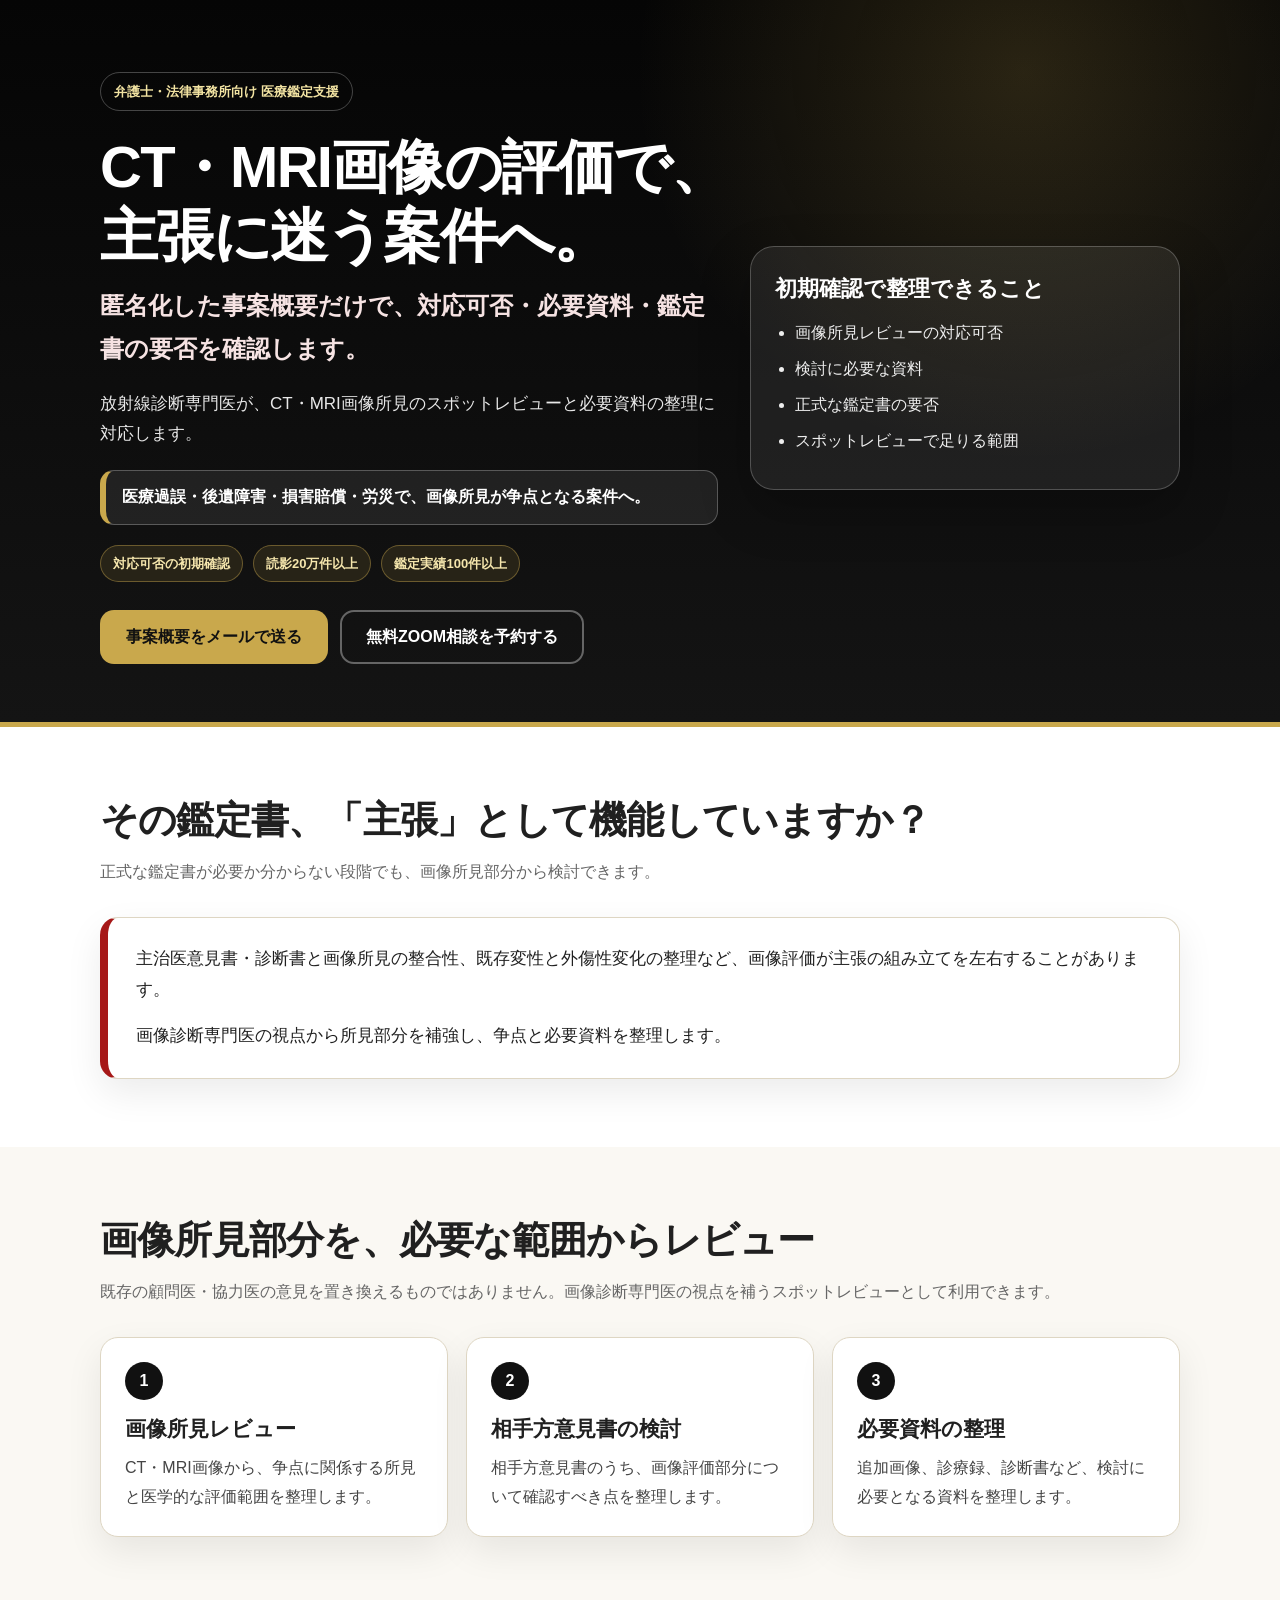
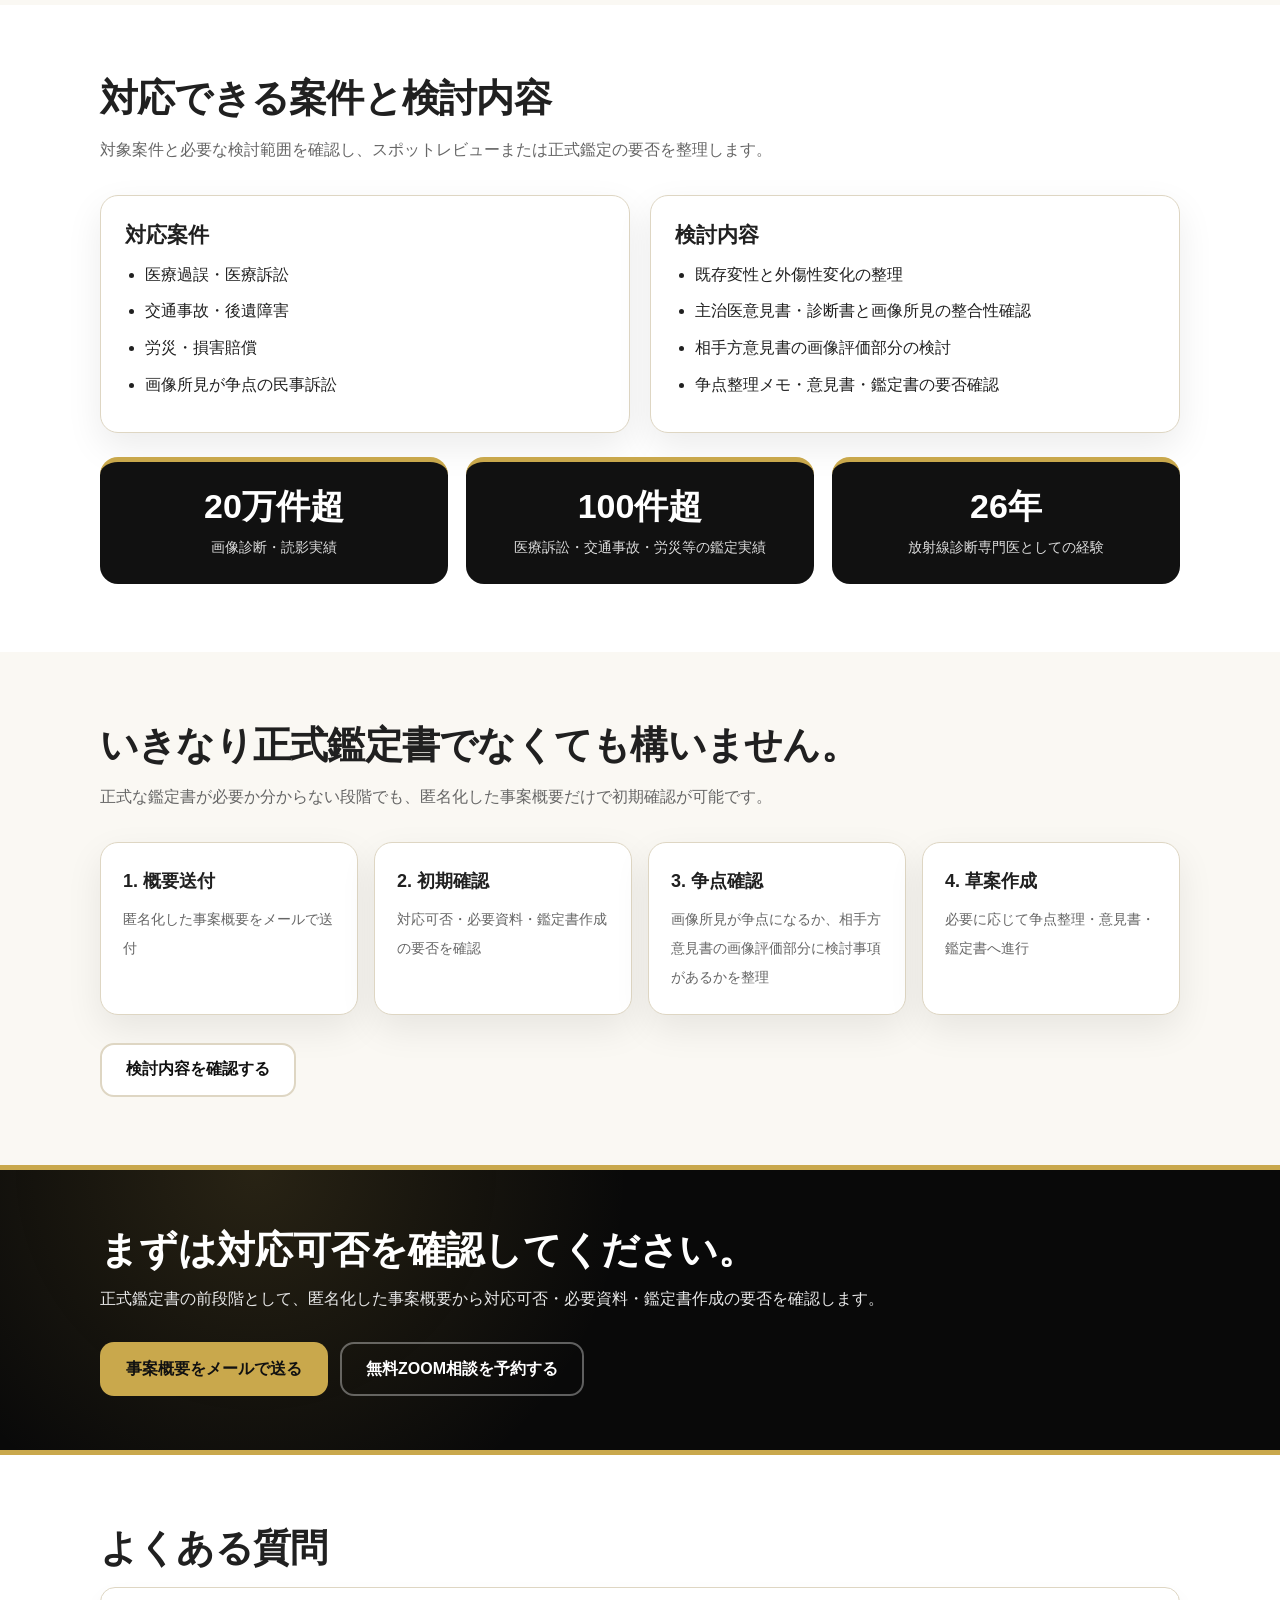
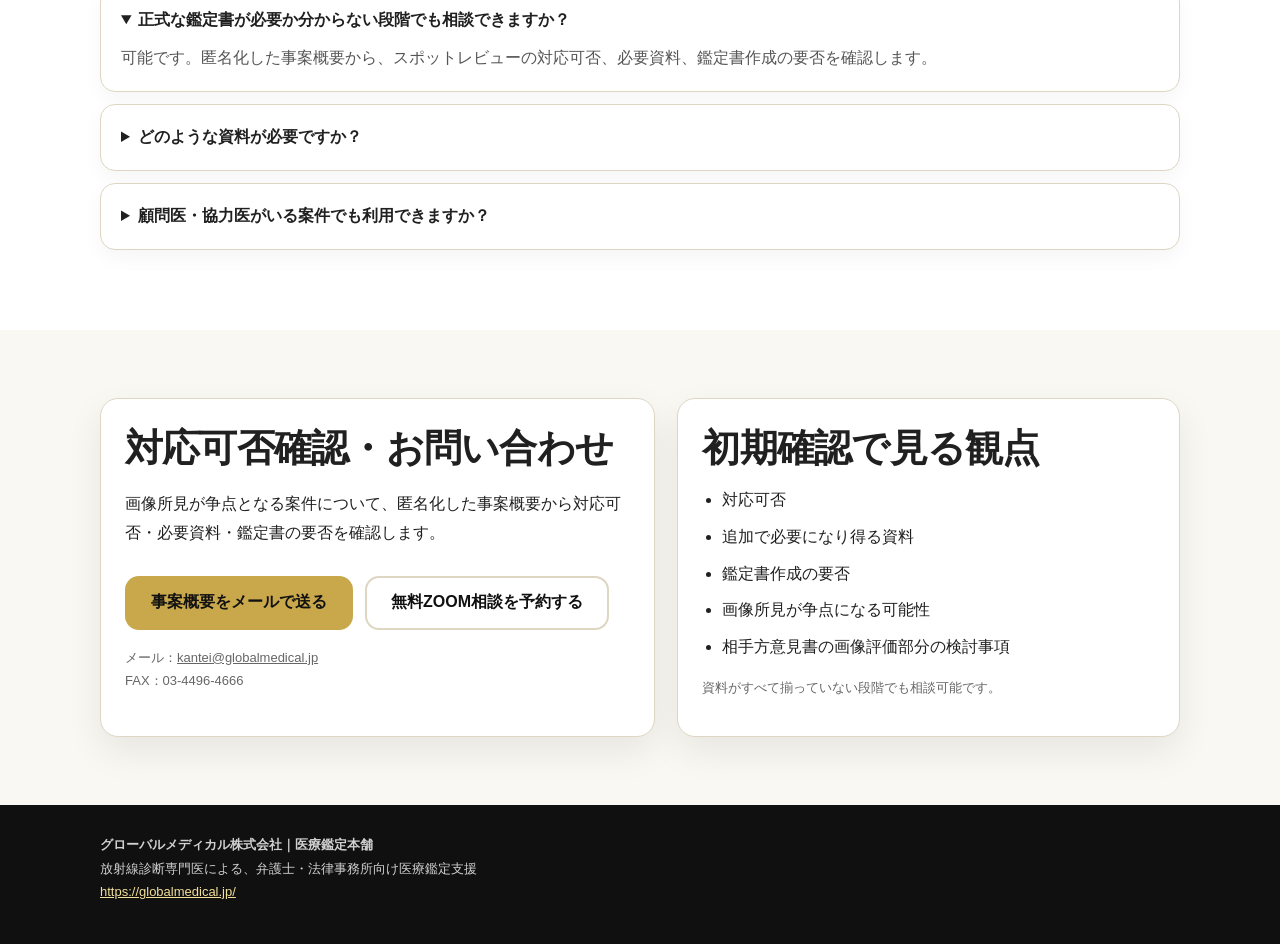
<file: kantei.html>
<!DOCTYPE html>
<html lang="ja">
<head>
  <meta charset="UTF-8" />
  <meta name="viewport" content="width=device-width, initial-scale=1.0" />
  <title>医療鑑定本舗｜CT・MRI画像所見のスポットレビュー</title>
  <meta name="description" content="CT・MRI画像の評価で主張に迷う案件へ。匿名化した事案概要から、対応可否・必要資料・鑑定書の要否を確認します。医療過誤・後遺障害・損害賠償・労災の画像所見レビューに対応します。" />
  <!-- Google tag (gtag.js) -->
  <script async src="https://www.googletagmanager.com/gtag/js?id=G-P8BDGTPDV4"></script>
  <script>
    window.dataLayer = window.dataLayer || [];
    function gtag(){dataLayer.push(arguments);}
    gtag('js', new Date());

    gtag('config', 'G-P8BDGTPDV4');
  </script>
  <style>
    :root{--black:#070707;--white:#fff;--text:#202020;--muted:#666;--gold:#c9a84c;--red:#a61818;--paper:#faf8f3;--line:#ded6c3;--shadow:0 14px 36px rgba(0,0,0,.08);--radius:18px}
    html,body{width:100%;max-width:100%;overflow-x:hidden}
    *,*::before,*::after{box-sizing:border-box}
    html{scroll-behavior:smooth}
    body{margin:0;font-family:"Noto Sans JP","Hiragino Sans","Yu Gothic","Meiryo",sans-serif;color:var(--text);line-height:1.8;background:#fff}
    a{color:inherit}.container{width:min(1080px,calc(100% - 32px));max-width:100%;margin:0 auto}
    .hero{width:100%;max-width:100%;overflow:hidden;background:radial-gradient(circle at 80% 10%,rgba(201,168,76,.18),transparent 32%),linear-gradient(180deg,#050505 0%,#141414 100%);color:#fff;padding:72px 0 58px;border-bottom:5px solid var(--gold)}
    .hero-grid{display:grid;grid-template-columns:1.18fr .82fr;gap:32px;align-items:center;min-width:0}.hero-grid>*{min-width:0;max-width:100%}
    .eyebrow{display:inline-flex;padding:7px 13px;border:1px solid rgba(255,255,255,.25);border-radius:999px;font-size:13px;font-weight:700;color:#f2e3a2}
    .hero h1{margin:22px 0 14px;font-size:clamp(34px,5vw,58px);line-height:1.18;font-weight:900;letter-spacing:-.03em}.hero-title-line{display:block;white-space:nowrap}.mobile-title{display:none}
    .subcopy{margin:0 0 18px;color:#f6e3e3;font-size:clamp(18px,2.1vw,24px);font-weight:800}.lead{margin:0;max-width:760px;color:#e8e8e8;font-size:17px}
    .target{max-width:100%;margin:20px 0 0;padding:12px 16px;background:rgba(255,255,255,.08);border:1px solid rgba(255,255,255,.25);border-left:6px solid var(--gold);border-radius:14px;font-weight:900;color:#fff}
    .cta-row{display:flex;flex-wrap:wrap;gap:12px;max-width:100%;margin-top:28px}.btn{display:inline-flex;align-items:center;justify-content:center;max-width:100%;min-height:54px;padding:0 24px;border-radius:14px;text-decoration:none;font-weight:900;border:2px solid transparent;transition:.15s ease;white-space:normal;text-align:center}.btn:hover{transform:translateY(-1px);opacity:.94}.btn-primary{background:var(--gold);color:#111}.btn-secondary{color:#fff;border-color:rgba(255,255,255,.35);background:transparent}
    .hero-card{max-width:100%;background:rgba(255,255,255,.075);border:1px solid rgba(255,255,255,.22);border-radius:24px;padding:26px 24px;box-shadow:0 20px 50px rgba(0,0,0,.25)}.hero-card h2{margin:0 0 14px;font-size:22px;line-height:1.45;color:#fff}.hero-card ul{margin:0;padding-left:20px;color:#eee}.hero-card li{margin:7px 0}
    .badges{display:flex;flex-wrap:wrap;gap:10px;max-width:100%;margin-top:20px}.badge{display:inline-flex;align-items:center;max-width:100%;min-height:34px;padding:6px 12px;border-radius:999px;background:rgba(201,168,76,.12);border:1px solid rgba(201,168,76,.42);color:#f5e6ad;font-size:13px;font-weight:800;white-space:normal}
    section{padding:68px 0}.alt{background:var(--paper)}.section-title{margin:0 0 12px;font-size:clamp(26px,3vw,38px);line-height:1.35;font-weight:900;letter-spacing:-.02em}.section-lead{margin:0 0 30px;color:var(--muted);font-size:16px}
    .problem-box{background:#fff;border:1px solid var(--line);border-left:8px solid var(--red);border-radius:var(--radius);padding:26px 28px;box-shadow:var(--shadow)}.problem-box p{margin:0 0 16px;font-size:17px}.problem-box p:last-child{margin-bottom:0}.emphasis{font-weight:900;color:var(--red)}
    .cards{display:grid;grid-template-columns:repeat(3,1fr);gap:18px}.card,.list-card,.contact-panel{background:#fff;border:1px solid var(--line);border-radius:var(--radius);padding:24px;box-shadow:var(--shadow)}.card .num{display:inline-flex;align-items:center;justify-content:center;width:38px;height:38px;border-radius:999px;background:#111;color:#fff;font-weight:900;margin-bottom:14px}.card h3,.list-card h3{margin:0 0 10px;font-size:21px;line-height:1.45}.card p{margin:0;color:#444}
    .two-col{display:grid;grid-template-columns:1fr 1fr;gap:20px}.list-card ul{margin:0;padding-left:20px}.list-card li{margin:8px 0}
    .kpi{display:grid;grid-template-columns:repeat(3,1fr);gap:18px;margin-top:24px}.kpi-box{background:#111;color:#fff;border-radius:var(--radius);padding:24px;text-align:center;border-top:5px solid var(--gold)}.kpi-box .value{font-size:34px;font-weight:900;line-height:1.2}.kpi-box .label{margin-top:8px;color:#ddd;font-size:14px}
    .flow{display:grid;grid-template-columns:repeat(4,1fr);gap:16px}.step{background:#fff;border:1px solid var(--line);border-radius:var(--radius);padding:22px;box-shadow:var(--shadow)}.step strong{display:block;margin-bottom:8px;font-size:18px}.step span{color:var(--muted);font-size:14px}
    .cta-band{background:radial-gradient(circle at 20% 0%,rgba(201,168,76,.16),transparent 35%),#090909;color:#fff;padding:54px 0;border-top:5px solid var(--gold);border-bottom:5px solid var(--gold)}.cta-band h2{margin:0 0 10px;font-size:clamp(26px,3vw,40px);line-height:1.35}.cta-band p{margin:0;color:#e8e8e8}
    .faq details{background:#fff;border:1px solid var(--line);border-radius:15px;padding:18px 20px;margin-bottom:12px;box-shadow:0 8px 20px rgba(0,0,0,.04)}.faq summary{cursor:pointer;font-weight:900}.answer{margin-top:10px;color:#555}
    .contact-grid{display:grid;grid-template-columns:1.05fr .95fr;gap:22px}.contact-panel h2{margin-top:0}.contact-panel ul{margin:0;padding-left:20px}.contact-panel li{margin:8px 0}.small{font-size:13px;color:var(--muted)}
    footer{background:#101010;color:#d0d0d0;padding:28px 0 40px;font-size:13px}footer a{color:#f1df9a}
    @media(max-width:900px){.hero-grid,.cards,.two-col,.kpi,.flow,.contact-grid{grid-template-columns:1fr}.hero{padding:54px 0 44px}.hero h1{font-size:clamp(30px,8.8vw,38px);line-height:1.24;letter-spacing:-.035em;word-break:keep-all;line-break:strict}.desktop-title{display:none}.mobile-title{display:block}.hero-title-line{max-width:100%}.mobile-line{display:block}.subcopy{font-size:clamp(16px,4.55vw,19px);line-height:1.55;letter-spacing:-.02em;line-break:strict;overflow-wrap:break-word}.target{font-size:clamp(15px,4.2vw,17px);line-height:1.65;letter-spacing:-.02em;line-break:strict;overflow-wrap:break-word}.cta-row{width:100%}.btn{display:flex;width:100%;max-width:100%;padding-right:16px;padding-left:16px}.hero-card,.target,.badges{width:100%}section{padding:52px 0}}
    @media(max-width:640px){.hero,.container{width:100%;max-width:100%;min-width:0;overflow-x:hidden}.hero{padding-right:0;padding-left:0}.hero .container{padding-right:16px;padding-left:16px}.hero-grid,.hero-grid>*,.hero h1,.subcopy,.lead,.target,.hero-card,.cta-row,.btn,.badge{max-width:100%;min-width:0;box-sizing:border-box}.hero *{white-space:normal}.hero-title-line,.mobile-line{display:block}.hero-card,.btn,.cta-row a,.cta-row button{width:100%}.badges{width:100%;min-width:0}.badge{overflow-wrap:break-word}.hero-card{padding-right:18px;padding-left:18px}}
    @media(max-width:340px){.hero h1{font-size:26px}.subcopy{font-size:15px}.target{font-size:14px}}
  </style>
</head>
<body>
<header class="hero"><div class="container hero-grid"><div>
  <div class="eyebrow">弁護士・法律事務所向け 医療鑑定支援</div>
  <h1><span class="desktop-title"><span class="hero-title-line">CT・MRI画像の評価で、</span><span class="hero-title-line">主張に迷う案件へ。</span></span><span class="mobile-title"><span class="hero-title-line">CT・MRI画像で、</span><span class="hero-title-line">主張に迷う案件へ。</span></span></h1>
  <p class="subcopy"><span class="mobile-line">匿名化した事案概要だけで、</span><span class="mobile-line">対応可否・必要資料・鑑定書の要否を確認します。</span></p>
  <p class="lead">放射線診断専門医が、CT・MRI画像所見のスポットレビューと必要資料の整理に対応します。</p>
  <div class="target"><span class="mobile-line">医療過誤・後遺障害・損害賠償・労災で、</span><span class="mobile-line">画像所見が争点となる案件へ。</span></div>
  <div class="badges"><span class="badge">対応可否の初期確認</span><span class="badge">読影20万件以上</span><span class="badge">鑑定実績100件以上</span></div>
  <div class="cta-row"><a class="btn btn-primary" href="mailto:kantei@globalmedical.jp?subject=%E5%8C%BB%E7%99%82%E9%91%91%E5%AE%9A%E3%81%AE%E5%AF%BE%E5%BF%9C%E5%8F%AF%E5%90%A6%E7%A2%BA%E8%AA%8D" onclick="if (typeof gtag === 'function') { gtag('event', 'click_kantei_email'); }">事案概要をメールで送る</a><a class="btn btn-secondary" href="https://timerex.net/s/admin_848e_49a5/b21e64a7" onclick="if (typeof gtag === 'function') { gtag('event', 'click_kantei_timerex'); }">無料ZOOM相談を予約する</a></div>
</div><aside class="hero-card"><h2>初期確認で整理できること</h2><ul><li>画像所見レビューの対応可否</li><li>検討に必要な資料</li><li>正式な鑑定書の要否</li><li>スポットレビューで足りる範囲</li></ul></aside></div></header>

<section><div class="container"><h2 class="section-title">その鑑定書、「主張」として機能していますか？</h2><p class="section-lead">正式な鑑定書が必要か分からない段階でも、画像所見部分から検討できます。</p><div class="problem-box"><p>主治医意見書・診断書と画像所見の整合性、既存変性と外傷性変化の整理など、画像評価が主張の組み立てを左右することがあります。</p><p>画像診断専門医の視点から所見部分を補強し、争点と必要資料を整理します。</p></div></div></section>

<section class="alt"><div class="container"><h2 class="section-title">画像所見部分を、必要な範囲からレビュー</h2><p class="section-lead">既存の顧問医・協力医の意見を置き換えるものではありません。画像診断専門医の視点を補うスポットレビューとして利用できます。</p><div class="cards">
<article class="card"><div class="num">1</div><h3>画像所見レビュー</h3><p>CT・MRI画像から、争点に関係する所見と医学的な評価範囲を整理します。</p></article>
<article class="card"><div class="num">2</div><h3>相手方意見書の検討</h3><p>相手方意見書のうち、画像評価部分について確認すべき点を整理します。</p></article>
<article class="card"><div class="num">3</div><h3>必要資料の整理</h3><p>追加画像、診療録、診断書など、検討に必要となる資料を整理します。</p></article>
</div></div></section>

<section id="required-materials"><div class="container"><h2 class="section-title">対応できる案件と検討内容</h2><p class="section-lead">対象案件と必要な検討範囲を確認し、スポットレビューまたは正式鑑定の要否を整理します。</p><div class="two-col">
<div class="list-card"><h3>対応案件</h3><ul><li>医療過誤・医療訴訟</li><li>交通事故・後遺障害</li><li>労災・損害賠償</li><li>画像所見が争点の民事訴訟</li></ul></div>
<div class="list-card"><h3>検討内容</h3><ul><li>既存変性と外傷性変化の整理</li><li>主治医意見書・診断書と画像所見の整合性確認</li><li>相手方意見書の画像評価部分の検討</li><li>争点整理メモ・意見書・鑑定書の要否確認</li></ul></div>
</div><div class="kpi">
<div class="kpi-box"><div class="value">20万件超</div><div class="label">画像診断・読影実績</div></div>
<div class="kpi-box"><div class="value">100件超</div><div class="label">医療訴訟・交通事故・労災等の鑑定実績</div></div>
<div class="kpi-box"><div class="value">26年</div><div class="label">放射線診断専門医としての経験</div></div>
</div></div></section>

<section class="alt"><div class="container"><h2 class="section-title">いきなり正式鑑定書でなくても構いません。</h2><p class="section-lead">正式な鑑定書が必要か分からない段階でも、匿名化した事案概要だけで初期確認が可能です。</p><div class="flow">
<div class="step"><strong>1. 概要送付</strong><span>匿名化した事案概要をメールで送付</span></div>
<div class="step"><strong>2. 初期確認</strong><span>対応可否・必要資料・鑑定書作成の要否を確認</span></div>
<div class="step"><strong>3. 争点確認</strong><span>画像所見が争点になるか、相手方意見書の画像評価部分に検討事項があるかを整理</span></div>
<div class="step"><strong>4. 草案作成</strong><span>必要に応じて争点整理・意見書・鑑定書へ進行</span></div>
</div><div class="cta-row"><a class="btn" style="background:#fff;border:2px solid #ded6c3;color:#111;" href="#required-materials" onclick="if (typeof gtag === 'function') { gtag('event', 'click_kantei_material'); }">検討内容を確認する</a></div></div></section>

<section class="cta-band"><div class="container"><h2>まずは対応可否を確認してください。</h2><p>正式鑑定書の前段階として、匿名化した事案概要から対応可否・必要資料・鑑定書作成の要否を確認します。</p><div class="cta-row"><a class="btn btn-primary" href="mailto:kantei@globalmedical.jp?subject=%E5%8C%BB%E7%99%82%E9%91%91%E5%AE%9A%E3%81%AE%E5%AF%BE%E5%BF%9C%E5%8F%AF%E5%90%A6%E7%A2%BA%E8%AA%8D" onclick="if (typeof gtag === 'function') { gtag('event', 'click_kantei_email'); }">事案概要をメールで送る</a><a class="btn btn-secondary" href="https://timerex.net/s/admin_848e_49a5/b21e64a7" onclick="if (typeof gtag === 'function') { gtag('event', 'click_kantei_timerex'); }">無料ZOOM相談を予約する</a></div></div></section>

<section class="faq"><div class="container"><h2 class="section-title">よくある質問</h2>
<details open><summary>正式な鑑定書が必要か分からない段階でも相談できますか？</summary><div class="answer">可能です。匿名化した事案概要から、スポットレビューの対応可否、必要資料、鑑定書作成の要否を確認します。</div></details>
<details><summary>どのような資料が必要ですか？</summary><div class="answer">診療録、DICOM画像、相手方意見書、訴状・準備書面、争点メモなどがあると具体的な検討が可能です。</div></details>
<details><summary>顧問医・協力医がいる案件でも利用できますか？</summary><div class="answer">利用できます。既存の医師の意見を置き換えず、画像診断専門医の視点から画像所見部分を補強するスポットレビューとして対応します。</div></details>
</div></section>

<section class="alt" id="contact"><div class="container contact-grid"><div class="contact-panel"><h2 class="section-title">対応可否確認・お問い合わせ</h2><p>画像所見が争点となる案件について、匿名化した事案概要から対応可否・必要資料・鑑定書の要否を確認します。</p><div class="cta-row"><a class="btn btn-primary" href="mailto:kantei@globalmedical.jp?subject=%E5%8C%BB%E7%99%82%E9%91%91%E5%AE%9A%E3%81%AE%E5%AF%BE%E5%BF%9C%E5%8F%AF%E5%90%A6%E7%A2%BA%E8%AA%8D" onclick="if (typeof gtag === 'function') { gtag('event', 'click_kantei_email'); }">事案概要をメールで送る</a><a class="btn" style="background:#fff;border:2px solid #ded6c3;color:#111;" href="https://timerex.net/s/admin_848e_49a5/b21e64a7" onclick="if (typeof gtag === 'function') { gtag('event', 'click_kantei_timerex'); }">無料ZOOM相談を予約する</a></div><p class="small" style="margin-top:16px;">メール：<a href="mailto:kantei@globalmedical.jp?subject=%E5%8C%BB%E7%99%82%E9%91%91%E5%AE%9A%E3%81%AE%E5%AF%BE%E5%BF%9C%E5%8F%AF%E5%90%A6%E7%A2%BA%E8%AA%8D" onclick="if (typeof gtag === 'function') { gtag('event', 'click_kantei_email'); }">kantei@globalmedical.jp</a><br>FAX：03-4496-4666</p></div>
<div class="contact-panel"><h2 class="section-title">初期確認で見る観点</h2><ul><li>対応可否</li><li>追加で必要になり得る資料</li><li>鑑定書作成の要否</li><li>画像所見が争点になる可能性</li><li>相手方意見書の画像評価部分の検討事項</li></ul><p class="small" style="margin-top:14px;">資料がすべて揃っていない段階でも相談可能です。</p></div></div></section>

<footer><div class="container"><strong>グローバルメディカル株式会社｜医療鑑定本舗</strong><br>放射線診断専門医による、弁護士・法律事務所向け医療鑑定支援<br><a href="https://globalmedical.jp/">https://globalmedical.jp/</a></div></footer>
</body></html>
</file>
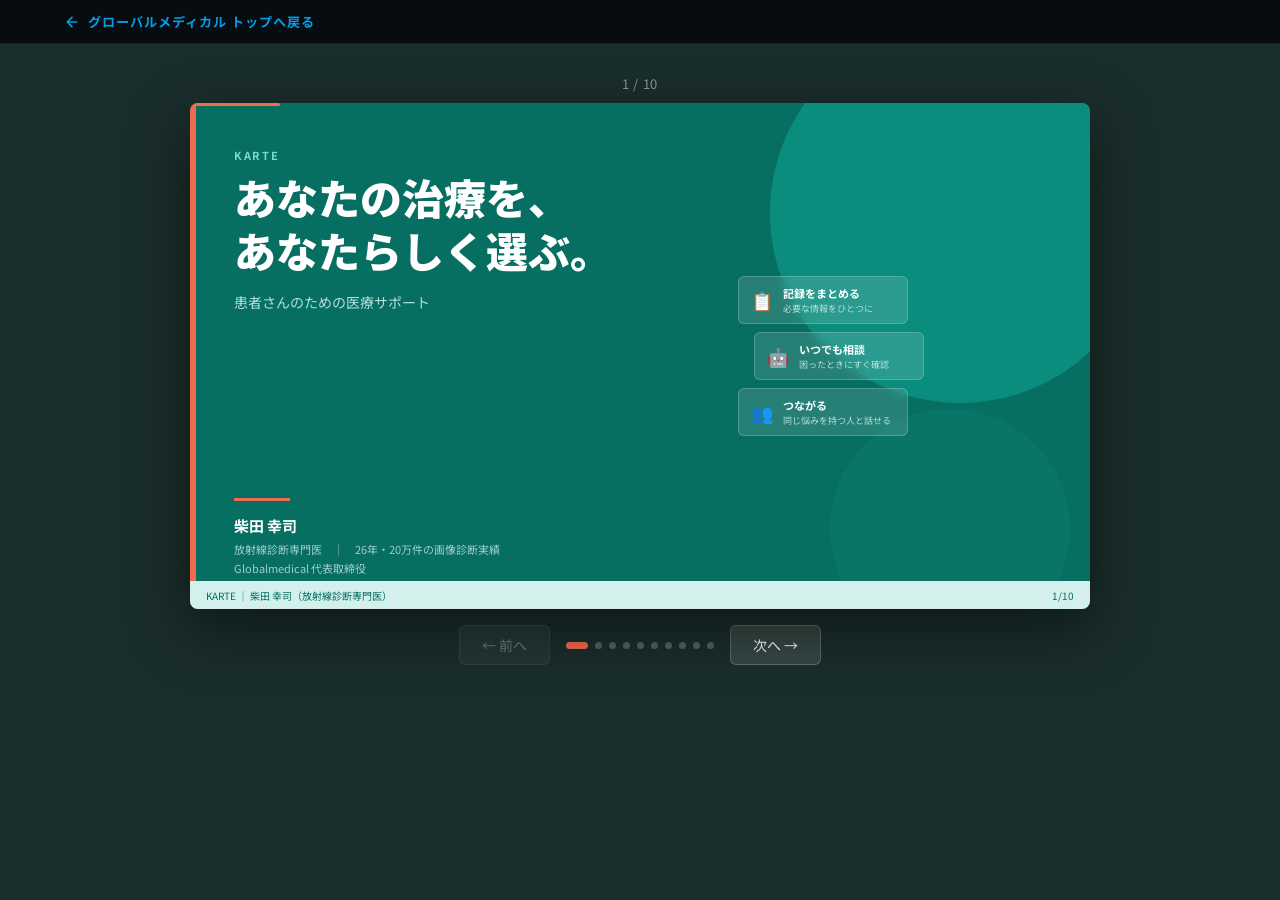
<file: karte.html>
<!DOCTYPE html>
<html lang="ja">
<head>
<meta charset="UTF-8">
<link rel="icon" type="image/jpeg" href="logo.jpg">
<meta name="viewport" content="width=device-width, initial-scale=1.0">
<title>KARTE — 患者さんのための医療サポート</title>
<style>
  @import url('https://fonts.googleapis.com/css2?family=Noto+Sans+JP:wght@400;500;700;900&family=Noto+Serif+JP:wght@700&display=swap');

  :root {
    --teal:       #0D9A8A;
    --teal-dark:  #076E62;
    --teal-light: #D4F0ED;
    --teal-pale:  #F0FAF9;
    --coral:      #F26A4F;
    --white:      #FFFFFF;
    --off-white:  #F7FAFA;
    --gray-dark:  #2C3E3B;
    --gray-mid:   #5A6E6B;
    --gray-light: #ECF2F1;
  }

  * { box-sizing: border-box; margin: 0; padding: 0; }

  body {
    font-family: 'Noto Sans JP', sans-serif;
    background: #1a2e2b;
    display: flex;
    flex-direction: column;
    align-items: center;
    padding: 24px 16px;
    min-height: 100vh;
  }

  /* ── Slideshow container ── */
  .deck-wrap {
    width: 100%;
    max-width: 900px;
  }

  .slide-counter {
    color: rgba(255,255,255,0.5);
    font-size: 13px;
    text-align: center;
    margin-bottom: 10px;
    letter-spacing: 0.05em;
  }

  .slide-viewport {
    position: relative;
    width: 100%;
    aspect-ratio: 16/9;
    overflow: hidden;
    border-radius: 8px;
    box-shadow: 0 20px 60px rgba(0,0,0,0.5);
  }

  /* ── Progress bar ── */
  .progress-bar {
    position: absolute;
    top: 0; left: 0;
    height: 3px;
    background: var(--coral);
    z-index: 100;
    transition: width 0.4s cubic-bezier(0.4, 0, 0.2, 1);
    border-radius: 0 2px 2px 0;
  }

  /* ── Slide transitions ── */
  .slide {
    display: none;
    width: 100%;
    height: 100%;
    position: absolute;
    inset: 0;
  }
  .slide.active {
    display: flex;
    animation: slideEnter 0.38s cubic-bezier(0.4, 0, 0.2, 1) forwards;
  }
  .slide.exit-left {
    display: flex;
    animation: slideExitLeft 0.38s cubic-bezier(0.4, 0, 0.2, 1) forwards;
    pointer-events: none;
  }
  .slide.exit-right {
    display: flex;
    animation: slideExitRight 0.38s cubic-bezier(0.4, 0, 0.2, 1) forwards;
    pointer-events: none;
  }
  .slide.enter-from-right {
    display: flex;
    animation: slideEnterFromRight 0.38s cubic-bezier(0.4, 0, 0.2, 1) forwards;
  }
  .slide.enter-from-left {
    display: flex;
    animation: slideEnterFromLeft 0.38s cubic-bezier(0.4, 0, 0.2, 1) forwards;
  }

  @keyframes slideEnter {
    from { opacity: 0; transform: translateY(6px); }
    to   { opacity: 1; transform: translateY(0); }
  }
  @keyframes slideEnterFromRight {
    from { opacity: 0; transform: translateX(40px); }
    to   { opacity: 1; transform: translateX(0); }
  }
  @keyframes slideEnterFromLeft {
    from { opacity: 0; transform: translateX(-40px); }
    to   { opacity: 1; transform: translateX(0); }
  }
  @keyframes slideExitLeft {
    from { opacity: 1; transform: translateX(0); }
    to   { opacity: 0; transform: translateX(-40px); }
  }
  @keyframes slideExitRight {
    from { opacity: 1; transform: translateX(0); }
    to   { opacity: 0; transform: translateX(40px); }
  }

  /* ── Nav ── */
  .nav {
    display: flex;
    justify-content: center;
    align-items: center;
    gap: 16px;
    margin-top: 16px;
  }

  .nav button {
    background: rgba(255,255,255,0.12);
    border: 1px solid rgba(255,255,255,0.2);
    color: white;
    padding: 9px 22px;
    border-radius: 6px;
    cursor: pointer;
    font-family: 'Noto Sans JP', sans-serif;
    font-size: 14px;
    transition: background 0.2s, transform 0.1s;
  }
  .nav button:hover  { background: rgba(255,255,255,0.22); transform: translateY(-1px); }
  .nav button:active { transform: translateY(0); }
  .nav button:disabled { opacity: 0.3; cursor: default; transform: none; }

  .dot-nav {
    display: flex;
    gap: 7px;
    align-items: center;
  }
  .dot {
    height: 7px;
    border-radius: 4px;
    background: rgba(255,255,255,0.25);
    cursor: pointer;
    transition: background 0.25s, width 0.25s, transform 0.2s;
    width: 7px;
  }
  .dot.active {
    background: var(--coral);
    width: 22px;
    transform: none;
  }
  .dot:not(.active):hover { background: rgba(255,255,255,0.45); transform: scale(1.2); }

  /* ── Shared slide elements ── */
  .footer {
    position: absolute;
    bottom: 0; left: 0; right: 0;
    height: 28px;
    background: var(--teal-light);
    display: flex;
    align-items: center;
    padding: 0 16px;
    font-size: 10px;
    color: var(--teal-dark);
    justify-content: space-between;
  }

  .tag {
    font-size: 10px;
    font-weight: 700;
    letter-spacing: 0.1em;
    color: var(--coral);
    margin-bottom: 4px;
  }

  /* ════════════════════════
     S1 — 表紙
  ════════════════════════ */
  #s1 {
    background: var(--teal-dark);
    flex-direction: row;
    overflow: hidden;
  }
  #s1 .left {
    width: 60%;
    padding: 44px 40px 32px 44px;
    display: flex;
    flex-direction: column;
    justify-content: space-between;
    position: relative;
    z-index: 2;
  }
  #s1 .accent-bar {
    position: absolute;
    left: 0; top: 0; bottom: 0;
    width: 6px;
    background: var(--coral);
  }
  #s1 .brand {
    font-size: 11px;
    font-weight: 700;
    letter-spacing: 0.15em;
    color: #7ED8CF;
  }
  #s1 h1 {
    font-size: clamp(26px, 4vw, 42px);
    font-weight: 900;
    color: white;
    line-height: 1.25;
    margin: 8px 0 16px;
  }
  #s1 .subtitle {
    font-size: 14px;
    color: #B2E0DB;
    margin-bottom: 24px;
  }
  #s1 .divider {
    width: 56px; height: 3px;
    background: var(--coral);
    margin-bottom: 14px;
  }
  #s1 .name { font-size: 15px; font-weight: 700; color: white; margin-bottom: 4px; }
  #s1 .meta { font-size: 11px; color: #9ECEC9; line-height: 1.7; }
  #s1 .right {
    width: 40%;
    position: relative;
    overflow: hidden;
    display: flex;
    align-items: center;
    justify-content: center;
  }
  #s1 .circle1 {
    position: absolute;
    width: 380px; height: 380px;
    border-radius: 50%;
    background: var(--teal);
    top: -80px; right: -60px;
    opacity: 0.7;
  }
  #s1 .circle2 {
    position: absolute;
    width: 240px; height: 240px;
    border-radius: 50%;
    background: #0A7A6C;
    bottom: -40px; right: 20px;
    opacity: 0.6;
  }
  #s1 .feature-cards {
    position: absolute;
    inset: 0;
    display: flex;
    flex-direction: column;
    justify-content: center;
    align-items: flex-start;
    gap: 8px;
    padding: 16px 12px 16px 8px;
    z-index: 2;
  }
  #s1 .feat-card {
    background: rgba(255,255,255,0.13);
    border: 1px solid rgba(255,255,255,0.2);
    border-radius: 6px;
    padding: 8px 12px;
    display: flex;
    align-items: center;
    gap: 10px;
    backdrop-filter: blur(4px);
    width: 100%;
    max-width: 170px;
    transition: transform 0.2s;
  }
  #s1 .feat-card:nth-child(2) { margin-left: 16px; }
  #s1 .feat-card .ficon { font-size: 18px; }
  #s1 .feat-card .ftitle { font-size: 11px; font-weight: 700; color: white; }
  #s1 .feat-card .fdesc  { font-size: 9px; color: #B2E0DB; margin-top: 1px; }

  /* ════════════════════════
     S2 — 患者の現実
  ════════════════════════ */
  #s2 {
    background: var(--off-white);
    flex-direction: column;
  }
  #s2 .header {
    background: white;
    border-left: 5px solid var(--teal);
    padding: 14px 20px;
    flex-shrink: 0;
  }
  #s2 .header h2 { font-size: 20px; font-weight: 900; color: var(--teal-dark); }
  #s2 .cards {
    flex: 1;
    display: grid;
    grid-template-columns: repeat(4, 1fr);
    gap: 10px;
    padding: 12px 14px 4px;
  }
  #s2 .card {
    background: white;
    border-top: 4px solid var(--teal);
    border-radius: 4px;
    padding: 12px 10px;
    display: flex;
    flex-direction: column;
    position: relative;
    overflow: hidden;
  }
  #s2 .card .stat-badge {
    position: absolute;
    top: 10px; right: 10px;
    background: var(--teal);
    color: white;
    font-size: 13px;
    font-weight: 900;
    padding: 2px 7px;
    border-radius: 3px;
    line-height: 1.4;
  }
  #s2 .card .stat-badge span { font-size: 8px; font-weight: 500; display: block; text-align: center; }
  #s2 .card .emoji { font-size: 22px; margin-bottom: 6px; }
  #s2 .card .q {
    font-size: 12px;
    font-weight: 700;
    color: var(--teal-dark);
    line-height: 1.4;
    margin-bottom: 8px;
    padding-right: 42px;
  }
  #s2 .card .a { font-size: 10px; color: var(--gray-mid); line-height: 1.5; }
  #s2 .bottom-note {
    text-align: center;
    font-size: 11px;
    font-weight: 700;
    color: var(--teal);
    padding: 6px;
    flex-shrink: 0;
  }

  /* ════════════════════════
     S3 — KARTEとは
  ════════════════════════ */
  #s3 {
    background: white;
    flex-direction: column;
  }
  #s3 .header {
    background: var(--teal-dark);
    border-left: 5px solid var(--coral);
    padding: 12px 20px;
    flex-shrink: 0;
  }
  #s3 .header h2 { font-size: 19px; font-weight: 900; color: white; }
  #s3 .body {
    flex: 1;
    display: flex;
    flex-direction: column;
    align-items: center;
    padding: 10px 20px 6px;
    gap: 10px;
  }
  #s3 .karte-badge {
    background: linear-gradient(135deg, var(--teal), var(--teal-dark));
    color: white;
    font-size: 18px;
    font-weight: 900;
    padding: 7px 32px;
    border-radius: 4px;
    letter-spacing: 0.1em;
    box-shadow: 0 4px 12px rgba(13,154,138,0.3);
  }
  #s3 .pillars {
    display: grid;
    grid-template-columns: repeat(3, 1fr);
    gap: 12px;
    width: 100%;
  }
  #s3 .pillar {
    background: var(--gray-light);
    border-top: 4px solid var(--teal);
    border-radius: 4px;
    padding: 12px 14px;
    transition: box-shadow 0.2s;
  }
  #s3 .pillar:hover { box-shadow: 0 4px 16px rgba(13,154,138,0.18); }
  #s3 .pillar .icon { font-size: 20px; margin-bottom: 6px; }
  #s3 .pillar h3 { font-size: 13px; font-weight: 700; color: var(--teal-dark); margin-bottom: 4px; }
  #s3 .pillar p { font-size: 10px; color: var(--gray-mid); line-height: 1.5; }
  #s3 .plus-note {
    font-size: 10px; font-weight: 700; color: var(--teal);
    text-align: center;
  }

  /* ════════════════════════
     S4 — PHR
  ════════════════════════ */
  #s4 {
    background: var(--off-white);
    flex-direction: column;
  }
  #s4 .header {
    background: white;
    border-left: 5px solid var(--teal);
    padding: 10px 20px;
    flex-shrink: 0;
  }
  #s4 .header .tag2 { font-size: 10px; font-weight: 700; color: var(--teal); }
  #s4 .header h2 { font-size: 19px; font-weight: 900; color: var(--teal-dark); }
  #s4 .body {
    flex: 1;
    display: grid;
    grid-template-columns: 1fr 1fr;
    gap: 12px;
    padding: 10px 14px 4px;
  }
  #s4 .left-panel {
    background: white;
    border-top: 4px solid var(--teal);
    border-radius: 4px;
    padding: 14px;
  }
  #s4 .feature {
    display: flex;
    gap: 10px;
    margin-bottom: 12px;
  }
  #s4 .feature-bar {
    width: 4px;
    flex-shrink: 0;
    background: var(--teal);
    border-radius: 2px;
  }
  #s4 .feature h4 { font-size: 12px; font-weight: 700; color: var(--teal-dark); margin-bottom: 2px; }
  #s4 .feature p  { font-size: 10px; color: var(--gray-mid); }
  #s4 .right-panel {
    background: var(--teal-dark);
    border-radius: 4px;
    padding: 14px;
  }
  #s4 .right-panel h3 {
    font-size: 12px; font-weight: 700;
    color: #7ED8CF; margin-bottom: 14px;
  }
  #s4 .stat-item { margin-bottom: 12px; }
  #s4 .stat-item .label { font-size: 10px; color: #B2E0DB; margin-bottom: 2px; }
  #s4 .stat-item .value { font-size: 15px; font-weight: 700; color: white; }
  #s4 .stat-bar { width: 3px; height: 42px; background: var(--coral); float: left; margin-right: 10px; }

  /* ════════════════════════
     S5 — AIコンシェルジュ
  ════════════════════════ */
  #s5 {
    background: var(--teal-dark);
    flex-direction: row;
    overflow: hidden;
  }
  #s5 .left {
    width: 55%;
    padding: 30px 28px 32px 36px;
    display: flex;
    flex-direction: column;
    justify-content: space-between;
    position: relative;
    z-index: 2;
  }
  #s5 .accent-bar {
    position: absolute;
    left: 0; top: 0; bottom: 0;
    width: 6px; background: var(--coral);
  }
  #s5 .tag3 { font-size: 10px; font-weight: 700; color: var(--coral); letter-spacing: 0.1em; }
  #s5 h2 { font-size: clamp(20px,3vw,32px); font-weight: 900; color: white; line-height: 1.3; margin: 6px 0 14px; }
  #s5 .cred-box {
    background: #075E54;
    border-radius: 4px;
    padding: 10px 14px;
    margin-bottom: 14px;
  }
  #s5 .cred-label { font-size: 10px; font-weight: 700; color: #7ED8CF; margin-bottom: 6px; }
  #s5 .cred-stats { display: flex; gap: 20px; }
  #s5 .cred-stat .num { font-size: 26px; font-weight: 900; color: white; line-height: 1; }
  #s5 .cred-stat .unit { font-size: 11px; color: #B2E0DB; }
  #s5 .use-cases {
    display: grid; grid-template-columns: 1fr 1fr; gap: 6px;
  }
  #s5 .uc {
    background: #0A7A6C;
    border-radius: 4px;
    padding: 7px 10px;
    font-size: 11px; color: white;
  }
  #s5 .right {
    width: 45%;
    position: relative;
    overflow: hidden;
    display: flex;
    align-items: center;
    justify-content: center;
  }
  #s5 .circle {
    position: absolute;
    width: 320px; height: 320px;
    border-radius: 50%;
    background: var(--teal);
    top: -40px; right: -50px;
    opacity: 0.5;
  }
  /* Chat mockup */
  #s5 .chat-ui {
    position: absolute;
    inset: 0;
    display: flex;
    flex-direction: column;
    justify-content: center;
    align-items: flex-start;
    padding: 16px 16px 40px 12px;
    gap: 8px;
    z-index: 2;
  }
  #s5 .chat-bubble {
    max-width: 88%;
    padding: 8px 12px;
    border-radius: 10px;
    font-size: 10.5px;
    line-height: 1.5;
  }
  #s5 .chat-bubble.user {
    background: rgba(255,255,255,0.15);
    color: white;
    border-bottom-right-radius: 2px;
    align-self: flex-end;
  }
  #s5 .chat-bubble.ai {
    background: rgba(255,255,255,0.95);
    color: var(--gray-dark);
    border-bottom-left-radius: 2px;
    align-self: flex-start;
  }
  #s5 .chat-bubble.ai strong { color: var(--teal-dark); }
  #s5 .chat-time {
    font-size: 8px;
    color: rgba(255,255,255,0.4);
    text-align: right;
    width: 100%;
  }
  #s5 .disclaimer {
    position: absolute;
    bottom: 34px; left: 36px; right: 0;
    font-size: 9px; color: #7ED8CF; font-style: italic;
  }

  /* ════════════════════════
     S6 — コミュニティ
  ════════════════════════ */
  #s6 {
    background: var(--off-white);
    flex-direction: column;
  }
  #s6 .header {
    background: white;
    border-left: 5px solid var(--teal);
    padding: 10px 20px; flex-shrink: 0;
  }
  #s6 .header .tag4 { font-size: 10px; font-weight: 700; color: var(--teal); }
  #s6 .header h2 { font-size: 18px; font-weight: 900; color: var(--teal-dark); }
  #s6 .body {
    flex: 1;
    display: grid;
    grid-template-columns: 1fr 1fr;
    gap: 12px;
    padding: 10px 14px 4px;
  }
  #s6 .left-panel {
    background: var(--teal-dark);
    border-radius: 4px;
    padding: 16px;
    display: flex;
    flex-direction: column;
  }
  #s6 .left-panel h3 { font-size: 15px; font-weight: 900; color: white; margin-bottom: 8px; }
  #s6 .left-panel .desc { font-size: 11px; color: #B2E0DB; line-height: 1.6; margin-bottom: 14px; }
  #s6 .feat-list { display: flex; flex-direction: column; gap: 8px; margin-top: auto; }
  #s6 .feat-item { display: flex; align-items: center; gap: 8px; font-size: 11px; color: white; }
  #s6 .feat-dot { width: 4px; height: 20px; background: var(--coral); flex-shrink: 0; border-radius: 2px; }
  #s6 .quotes { display: flex; flex-direction: column; gap: 10px; }
  #s6 .quote-card {
    background: white;
    border-top: 4px solid var(--teal);
    border-radius: 4px;
    padding: 12px 14px;
    flex: 1;
  }
  #s6 .quote-mark { font-size: 24px; color: var(--teal-light); line-height: 1; }
  #s6 .quote-text { font-size: 13px; color: var(--gray-dark); line-height: 1.5; margin: 4px 0; }
  #s6 .quote-attr { font-size: 10px; color: var(--gray-mid); font-style: italic; }
  #s6 .img-note { font-size: 8px; color: var(--gray-mid); font-style: italic; text-align: right; padding: 0 14px 4px; }

  /* ════════════════════════
     S7 — セカンドオピニオン
  ════════════════════════ */
  #s7 {
    background: white;
    flex-direction: column;
  }
  #s7 .header {
    background: var(--teal-dark);
    border-left: 5px solid var(--coral);
    padding: 10px 20px; flex-shrink: 0;
  }
  #s7 .header .tag5 { font-size: 10px; font-weight: 700; color: var(--coral); }
  #s7 .header h2 { font-size: 19px; font-weight: 900; color: white; }
  #s7 .flow {
    display: flex;
    align-items: center;
    gap: 0;
    padding: 14px 16px 8px;
    flex-shrink: 0;
  }
  #s7 .step {
    flex: 1;
    padding: 10px 12px;
    border-radius: 4px;
  }
  #s7 .step .num { font-size: 10px; font-weight: 700; margin-bottom: 4px; }
  #s7 .step .label { font-size: 12px; font-weight: 700; line-height: 1.4; }
  #s7 .step.active { background: var(--teal); }
  #s7 .step.active .num  { color: rgba(255,255,255,0.7); }
  #s7 .step.active .label { color: white; }
  #s7 .step.inactive { background: var(--gray-light); }
  #s7 .step.inactive .num  { color: var(--teal); }
  #s7 .step.inactive .label { color: var(--teal-dark); }
  #s7 .arrow { color: var(--teal); font-size: 18px; font-weight: 700; padding: 0 4px; flex-shrink: 0; }
  #s7 .benefits-box {
    background: var(--gray-light);
    margin: 0 16px 4px;
    border-radius: 4px;
    padding: 12px 14px;
    flex: 1;
  }
  #s7 .ben-title { font-size: 12px; font-weight: 700; color: var(--teal-dark); margin-bottom: 10px; }
  #s7 .ben-grid { display: grid; grid-template-columns: repeat(3, 1fr); gap: 12px; }
  #s7 .ben-item {}
  #s7 .ben-badge {
    display: inline-block;
    background: var(--teal);
    color: white;
    font-size: 10px; font-weight: 700;
    padding: 2px 10px;
    border-radius: 2px;
    margin-bottom: 6px;
  }
  #s7 .ben-text { font-size: 10px; color: var(--gray-mid); line-height: 1.5; }

  /* ════════════════════════
     S8 — 連携のご提案
  ════════════════════════ */
  #s8 {
    background: var(--off-white);
    flex-direction: column;
  }
  #s8 .header {
    background: white;
    border-left: 5px solid var(--teal);
    padding: 10px 20px; flex-shrink: 0;
  }
  #s8 .header h2 { font-size: 18px; font-weight: 900; color: var(--teal-dark); }
  #s8 .cards {
    flex: 1;
    display: grid;
    grid-template-columns: repeat(4, 1fr);
    gap: 10px;
    padding: 10px 14px 4px;
  }
  #s8 .card {
    background: white;
    border-top: 4px solid var(--teal);
    border-radius: 4px;
    padding: 12px 10px;
  }
  #s8 .card .icon { font-size: 18px; margin-bottom: 4px; }
  #s8 .card h3 { font-size: 12px; font-weight: 700; color: var(--teal-dark); line-height: 1.4; margin-bottom: 10px; }
  #s8 .card ul { list-style: none; display: flex; flex-direction: column; gap: 8px; }
  #s8 .card li {
    display: flex; gap: 6px;
    font-size: 10px; color: var(--gray-mid); line-height: 1.4;
  }
  #s8 .card li::before {
    content: '';
    width: 3px; min-height: 32px;
    background: var(--coral);
    flex-shrink: 0;
    border-radius: 2px;
    display: block;
  }
  #s8 .bottom-note {
    text-align: center;
    font-size: 10px; font-weight: 700; color: var(--teal);
    padding: 5px;
  }

  /* ════════════════════════
     S9 — 安心・安全
  ════════════════════════ */
  #s9 {
    background: white;
    flex-direction: column;
  }
  #s9 .header {
    background: var(--teal-dark);
    border-left: 5px solid var(--coral);
    padding: 12px 20px; flex-shrink: 0;
  }
  #s9 .header h2 { font-size: 21px; font-weight: 900; color: white; }
  #s9 .grid {
    flex: 1;
    display: grid;
    grid-template-columns: 1fr 1fr;
    grid-template-rows: 1fr 1fr;
    gap: 10px;
    padding: 10px 14px 4px;
  }
  #s9 .trust-card {
    background: var(--gray-light);
    border-top: 4px solid var(--teal);
    border-radius: 4px;
    padding: 12px 14px;
  }
  #s9 .trust-card .tc-header {
    display: flex; align-items: center; gap: 8px; margin-bottom: 8px;
  }
  #s9 .num-badge {
    width: 26px; height: 26px;
    background: var(--teal);
    color: white;
    font-size: 13px; font-weight: 700;
    display: flex; align-items: center; justify-content: center;
    border-radius: 3px; flex-shrink: 0;
  }
  #s9 .trust-card h3 { font-size: 13px; font-weight: 700; color: var(--teal-dark); }
  #s9 .trust-card p  { font-size: 10px; color: var(--gray-mid); line-height: 1.6; }

  /* ════════════════════════
     S10 — お問い合わせ
  ════════════════════════ */
  #s10 {
    background: var(--teal-dark);
    flex-direction: row;
    overflow: hidden;
  }
  #s10 .left {
    width: 58%;
    padding: 30px 28px 30px 36px;
    display: flex;
    flex-direction: column;
    justify-content: space-between;
    position: relative;
    z-index: 2;
  }
  #s10 .accent-bar {
    position: absolute;
    left: 0; top: 0; bottom: 0;
    width: 6px; background: var(--coral);
  }
  #s10 h2 { font-size: clamp(22px, 3.5vw, 36px); font-weight: 900; color: white; line-height: 1.3; }
  #s10 .message { font-size: 12px; color: #B2E0DB; line-height: 1.7; margin: 10px 0; }
  #s10 .profile-box {
    background: #075E54;
    border-radius: 4px;
    padding: 12px 14px;
  }
  #s10 .pname { font-size: 18px; font-weight: 900; color: white; margin-bottom: 6px; }
  #s10 .pmeta { font-size: 10px; color: #9ECEC9; line-height: 1.8; }
  #s10 .contacts { display: flex; flex-direction: column; gap: 5px; }
  #s10 .contact-item { font-size: 12px; color: white; display: flex; align-items: center; gap: 8px; }
  #s10 .right {
    width: 42%;
    position: relative;
    overflow: hidden;
    display: flex;
    align-items: center;
    justify-content: center;
  }
  #s10 .circle1 {
    position: absolute;
    width: 340px; height: 340px;
    border-radius: 50%;
    background: var(--teal);
    top: -50px; right: -60px;
    opacity: 0.6;
  }
  #s10 .circle2 {
    position: absolute;
    width: 200px; height: 200px;
    border-radius: 50%;
    background: #0A7A6C;
    bottom: -30px; right: 30px;
    opacity: 0.7;
  }
  #s10 .right-content {
    position: absolute;
    inset: 0;
    display: flex;
    flex-direction: column;
    justify-content: center;
    align-items: center;
    gap: 10px;
    padding: 16px 12px 40px;
    z-index: 2;
  }
  #s10 .achievement-card {
    background: rgba(255,255,255,0.12);
    border: 1px solid rgba(255,255,255,0.2);
    border-radius: 6px;
    padding: 8px 14px;
    text-align: center;
    width: 100%;
    max-width: 165px;
    backdrop-filter: blur(4px);
  }
  #s10 .achievement-card .ach-num  { font-size: 20px; font-weight: 900; color: white; }
  #s10 .achievement-card .ach-unit { font-size: 9px; color: #B2E0DB; }
  #s10 .achievement-card .ach-label{ font-size: 9px; color: #7ED8CF; font-weight: 700; margin-top: 2px; }
  #s10 .tagline {
    position: absolute;
    bottom: 34px; left: 0; right: 0;
    text-align: center;
    font-size: 11px; font-style: italic; font-weight: 700;
    color: #7ED8CF;
    z-index: 2;
  }

  /* ══════════════════════════════════════
     スマホ対応（幅600px以下）
  ══════════════════════════════════════ */
  @media (max-width: 600px) {
    body { padding: 12px 8px; }
    .slide-viewport {
      aspect-ratio: unset;
      height: auto;
      min-height: 420px;
      overflow-y: auto;
      overflow-x: hidden;
    }
    .slide {
      position: relative;
      inset: unset;
      display: none;
      width: 100%;
      height: auto;
      min-height: 420px;
    }
    .slide.active { display: flex; }
    .slide.exit-left, .slide.exit-right,
    .slide.enter-from-right, .slide.enter-from-left {
      animation: none;
    }
    #s1 { flex-direction: column; padding: 20px 16px 40px; }
    #s1 .left { width: 100%; padding-right: 0; padding-bottom: 16px; }
    #s1 .right { width: 100%; min-height: 160px; }
    #s2 .cards { grid-template-columns: 1fr 1fr; gap: 8px; }
    #s2 .card { padding: 10px 8px; }
    #s3 { flex-direction: column; padding: 16px 12px 40px; }
    #s3 .pillars { grid-template-columns: 1fr 1fr; gap: 8px; }
    #s4 { flex-direction: column; padding: 16px 12px 40px; }
    #s5 { flex-direction: column; padding: 20px 16px 40px; }
    #s5 .left { width: 100%; padding-right: 0; margin-bottom: 12px; }
    #s5 .right { width: 100%; min-height: 180px; }
    #s6 { flex-direction: column; padding: 16px 12px 40px; }
    #s6 .left-panel { width: 100%; }
    #s7 { flex-direction: column; padding: 16px 12px 40px; }
    #s7 .flow { flex-wrap: wrap; gap: 6px; }
    #s7 .arrow { display: none; }
    #s8 .cards { grid-template-columns: 1fr 1fr; gap: 8px; }
    #s9 { flex-direction: column; padding: 16px 12px 40px; }
    #s10 { flex-direction: column; }
    #s10 .left { width: 100%; }
    #s10 .right { width: 100%; min-height: 160px; }
    .footer {
      position: relative;
      bottom: unset; left: unset; right: unset;
      margin-top: 12px;
      border-radius: 0 0 6px 6px;
    }
    .nav button { padding: 10px 18px; font-size: 13px; }
    .dot { width: 8px; height: 8px; }
    .dot.active { width: 8px; }
  }
</style>
<script>
  var _total = 10;
  var _current = 0;
  var _slides, _dots, _counter, _progressBar;
  var _isAnimating = false;

  function changeSlide(dir) {
    var next = _current + dir;
    if (next >= 0 && next < _total) goTo(next);
  }

  function goTo(n) {
    if (_isAnimating || n === _current) return;
    _isAnimating = true;

    var prev = _current;
    var dir  = n > prev ? 1 : -1;

    var prevSlide = _slides[prev];
    var nextSlide = _slides[n];

    // Exit animation for current slide
    prevSlide.classList.remove('active');
    prevSlide.classList.add(dir === 1 ? 'exit-left' : 'exit-right');

    // Enter animation for next slide
    nextSlide.classList.add(dir === 1 ? 'enter-from-right' : 'enter-from-left');

    _current = n;

    // Update dots
    _dots.children[prev].classList.remove('active');
    _dots.children[n].classList.add('active');

    // Update counter
    _counter.textContent = (_current + 1) + ' / ' + _total;

    // Update progress bar
    _progressBar.style.width = ((_current + 1) / _total * 100) + '%';

    // Update buttons
    document.getElementById('prevBtn').disabled = (_current === 0);
    document.getElementById('nextBtn').disabled = (_current === _total - 1);

    setTimeout(function() {
      prevSlide.classList.remove('exit-left', 'exit-right');
      nextSlide.classList.remove('enter-from-right', 'enter-from-left');
      nextSlide.classList.add('active');
      _isAnimating = false;
    }, 380);
  }

  document.addEventListener('DOMContentLoaded', function() {
    _slides      = document.querySelectorAll('.slide');
    _dots        = document.getElementById('dots');
    _counter     = document.getElementById('counter');
    _progressBar = document.getElementById('progressBar');

    // Init progress bar
    _progressBar.style.width = (1 / _total * 100) + '%';

    // Build dots
    for (var i = 0; i < _total; i++) {
      (function(idx) {
        var d = document.createElement('div');
        d.className = 'dot' + (idx === 0 ? ' active' : '');
        d.onclick = function() { goTo(idx); };
        _dots.appendChild(d);
      })(i);
    }

    // Keyboard navigation
    document.addEventListener('keydown', function(e) {
      if (e.key === 'ArrowRight') changeSlide(1);
      if (e.key === 'ArrowLeft')  changeSlide(-1);
    });

    // Touch swipe support
    var touchStartX = 0;
    var touchStartY = 0;
    var viewport = document.querySelector('.slide-viewport');

    viewport.addEventListener('touchstart', function(e) {
      touchStartX = e.touches[0].clientX;
      touchStartY = e.touches[0].clientY;
    }, { passive: true });

    viewport.addEventListener('touchend', function(e) {
      var dx = e.changedTouches[0].clientX - touchStartX;
      var dy = e.changedTouches[0].clientY - touchStartY;
      if (Math.abs(dx) > Math.abs(dy) && Math.abs(dx) > 40) {
        changeSlide(dx < 0 ? 1 : -1);
      }
    }, { passive: true });
  });
</script>
</head>
<body>
<!-- Back to corporate site -->
<div style="position:fixed;top:0;left:0;width:100%;z-index:9999;background:rgba(5,10,15,0.92);backdrop-filter:blur(15px);border-bottom:1px solid rgba(255,255,255,0.08);padding:12px 5%;display:flex;align-items:center;gap:16px;">
  <a href="index.html" style="display:inline-flex;align-items:center;gap:8px;color:#00a0e9;text-decoration:none;font-family:'Noto Sans JP',sans-serif;font-size:0.82rem;font-weight:700;letter-spacing:1px;transition:opacity 0.2s;" onmouseover="this.style.opacity='0.7'" onmouseout="this.style.opacity='1'">
    <svg width="16" height="16" viewBox="0 0 24 24" fill="none" stroke="currentColor" stroke-width="2.5" stroke-linecap="round" stroke-linejoin="round"><path d="M19 12H5M12 5l-7 7 7 7"/></svg>
    グローバルメディカル トップへ戻る
  </a>
</div>
<div style="height:50px;"></div>

<div class="deck-wrap">
  <div class="slide-counter" id="counter">1 / 10</div>

  <div class="slide-viewport">
    <div class="progress-bar" id="progressBar"></div>

    <!-- S1 表紙 -->
    <div class="slide active" id="s1">
      <div class="accent-bar"></div>
      <div class="left">
        <div>
          <div class="brand">KARTE</div>
          <h1>あなたの治療を、<br>あなたらしく選ぶ。</h1>
          <p class="subtitle">患者さんのための医療サポート</p>
        </div>
        <div>
          <div class="divider"></div>
          <div class="name">柴田 幸司</div>
          <div class="meta">放射線診断専門医　｜　26年・20万件の画像診断実績<br>Globalmedical 代表取締役</div>
        </div>
      </div>
      <div class="right">
        <div class="circle1"></div>
        <div class="circle2"></div>
        <div class="feature-cards">
          <div class="feat-card">
            <div class="ficon">📋</div>
            <div>
              <div class="ftitle">記録をまとめる</div>
              <div class="fdesc">必要な情報をひとつに</div>
            </div>
          </div>
          <div class="feat-card">
            <div class="ficon">🤖</div>
            <div>
              <div class="ftitle">いつでも相談</div>
              <div class="fdesc">困ったときにすぐ確認</div>
            </div>
          </div>
          <div class="feat-card">
            <div class="ficon">👥</div>
            <div>
              <div class="ftitle">つながる</div>
              <div class="fdesc">同じ悩みを持つ人と話せる</div>
            </div>
          </div>
        </div>
      </div>
      <div class="footer">
        <span>KARTE  ｜  柴田 幸司（放射線診断専門医）</span>
        <span>1/10</span>
      </div>
    </div>

    <!-- S2 患者の現実 -->
    <div class="slide" id="s2">
      <div class="header"><h2>患者さんが直面している現実</h2></div>
      <div class="cards">
        <div class="card">
          <div class="stat-badge">67%<span>が経験</span></div>
          <div class="emoji">😔</div>
          <div class="q">「先生の説明が難しくてわからない」</div>
          <div class="a">専門用語が多く、治療方針を理解できないまま同意している</div>
        </div>
        <div class="card">
          <div class="stat-badge">58%<span>が困難</span></div>
          <div class="emoji">😟</div>
          <div class="q">「自分の検査データがどこにあるか不明」</div>
          <div class="a">転院のたびにデータが散逸し、病歴をゼロから説明する</div>
        </div>
        <div class="card">
          <div class="stat-badge">42%<span>が断念</span></div>
          <div class="emoji">😰</div>
          <div class="q">「セカンドオピニオンを受けたいが方法がわからない」</div>
          <div class="a">紹介状の手続きが複雑で踏み出せない患者が多数</div>
        </div>
        <div class="card">
          <div class="stat-badge">71%<span>が孤独感</span></div>
          <div class="emoji">😞</div>
          <div class="q">「同じ病気の人と話したい」</div>
          <div class="a">孤独な闘病。信頼できる仲間に出会う場所がない</div>
        </div>
      </div>
      <div class="bottom-note">KARTEは、これらすべての課題に向き合います。</div>
      <div class="footer"><span>KARTE  ｜  柴田 幸司（放射線診断専門医）</span><span>2/10</span></div>
    </div>

    <!-- S3 KARTEとは -->
    <div class="slide" id="s3">
      <div class="header"><h2>KARTEとは — 3つの柱でできたプラットフォーム</h2></div>
      <div class="body">
        <div class="karte-badge">KARTE</div>
        <div class="pillars">
          <div class="pillar">
            <div class="icon">📋</div>
            <h3>PHR 医療データ管理</h3>
            <p>自分の検査・画像データをスマホで一元管理</p>
          </div>
          <div class="pillar">
            <div class="icon">🤖</div>
            <h3>AI コンシェルジュ</h3>
            <p>26年の専門医知見による24時間AIサポート</p>
          </div>
          <div class="pillar">
            <div class="icon">👥</div>
            <h3>コミュニティ</h3>
            <p>同じ病気の仲間と安全につながる場</p>
          </div>
        </div>
        <div class="plus-note">＋ 病歴要約・セカンドオピニオン支援　｜　オンラインクリニック連携（構想中）</div>
      </div>
      <div class="footer"><span>KARTE  ｜  柴田 幸司（放射線診断専門医）</span><span>3/10</span></div>
    </div>

    <!-- S4 PHR -->
    <div class="slide" id="s4">
      <div class="header">
        <div class="tag2">機能①</div>
        <h2>医療データをあなたの手に（PHR）</h2>
      </div>
      <div class="body">
        <div class="left-panel">
          <div class="feature"><div class="feature-bar"></div><div><h4>DICOM対応画像管理</h4><p>CT・MRI・レントゲンなどの医療画像をスマホで閲覧・管理</p></div></div>
          <div class="feature"><div class="feature-bar"></div><div><h4>検査データの一元化</h4><p>血液検査・処方履歴など全ての医療記録を一箇所に</p></div></div>
          <div class="feature"><div class="feature-bar"></div><div><h4>タイムライン表示</h4><p>治療の経過を時系列で把握。転院時もスムーズに</p></div></div>
          <div class="feature"><div class="feature-bar"></div><div><h4>セキュアな共有</h4><p>担当医・家族への安全な情報共有が可能</p></div></div>
        </div>
        <div class="right-panel">
          <h3>患者が抱えるデータ管理の現実</h3>
          <div style="display:flex;gap:10px;margin-bottom:12px">
            <div style="width:3px;background:#F26A4F;border-radius:2px;flex-shrink:0"></div>
            <div><div style="font-size:10px;color:#B2E0DB;margin-bottom:2px">複数の医療機関に</div><div style="font-size:14px;font-weight:700;color:white">データが分散</div></div>
          </div>
          <div style="display:flex;gap:10px;margin-bottom:12px">
            <div style="width:3px;background:#F26A4F;border-radius:2px;flex-shrink:0"></div>
            <div><div style="font-size:10px;color:#B2E0DB;margin-bottom:2px">転院のたびに</div><div style="font-size:14px;font-weight:700;color:white">検査を繰り返す</div></div>
          </div>
          <div style="display:flex;gap:10px">
            <div style="width:3px;background:#F26A4F;border-radius:2px;flex-shrink:0"></div>
            <div><div style="font-size:10px;color:#B2E0DB;margin-bottom:2px">緊急時に</div><div style="font-size:14px;font-weight:700;color:white">自分の記録が出てこない</div></div>
          </div>
        </div>
      </div>
      <div class="footer"><span>KARTE  ｜  柴田 幸司（放射線診断専門医）</span><span>4/10</span></div>
    </div>

    <!-- S5 AIコンシェルジュ -->
    <div class="slide" id="s5">
      <div class="accent-bar"></div>
      <div class="left">
        <div>
          <div class="tag3">機能②</div>
          <h2>24時間、あなたのそばに。<br>AIコンシェルジュ</h2>
        </div>
        <div class="cred-box">
          <div class="cred-label">AIの「先生」は、現役放射線診断専門医</div>
          <div class="cred-stats">
            <div class="cred-stat"><div class="num">26年</div><div class="unit">の臨床経験</div></div>
            <div class="cred-stat"><div class="num">20万件</div><div class="unit">超の読影実績</div></div>
          </div>
        </div>
        <div class="use-cases">
          <div class="uc">💬 「この症状、受診すべき？」</div>
          <div class="uc">🏥 「どの科に行けばいい？」</div>
          <div class="uc">📄 「検査結果の意味が知りたい」</div>
          <div class="uc">💊 「薬の副作用が心配」</div>
        </div>
        <div class="disclaimer">※ AIの回答は医師が監修。必要に応じてオンラインクリニック受診をご案内します。</div>
      </div>
      <div class="right">
        <div class="circle"></div>
        <div class="chat-ui">
          <div class="chat-bubble user">血液検査でHbA1cが7.2と言われました。どう理解すればいいですか？</div>
          <div class="chat-bubble ai"><strong>HbA1c 7.2%</strong>は糖尿病の管理目標値（7%未満）をわずかに超えた状態です。直ちに深刻ではありませんが、食事・運動の見直しをお勧めします。</div>
          <div class="chat-bubble user">受診した方がいいですか？</div>
          <div class="chat-bubble ai">はい、主治医への定期受診を続けながら、<strong>生活習慣の改善</strong>を試みてください。次回受診時に相談しましょう。</div>
          <div class="chat-time">AI回答 ｜ 医師監修済み</div>
        </div>
      </div>
      <div class="footer" style="background:#054D44;color:#7ED8CF"><span>KARTE  ｜  柴田 幸司（放射線診断専門医）</span><span>5/10</span></div>
    </div>

    <!-- S6 コミュニティ -->
    <div class="slide" id="s6">
      <div class="header">
        <div class="tag4">機能③</div>
        <h2>同じ病気の仲間とつながる（患者コミュニティ）</h2>
      </div>
      <div class="body">
        <div class="left-panel">
          <h3>孤独な闘病に、終止符を。</h3>
          <p class="desc">病気になったとき、誰もが感じる孤独。「自分だけが辛い」という感覚は、同じ経験を持つ仲間との出会いで和らぎます。</p>
          <div class="feat-list">
            <div class="feat-item"><div class="feat-dot"></div>疾患別コミュニティへの参加</div>
            <div class="feat-item"><div class="feat-dot"></div>闘病記の投稿・共有</div>
            <div class="feat-item"><div class="feat-dot"></div>匿名設定で安心して発信</div>
            <div class="feat-item"><div class="feat-dot"></div>医師によるコメント・補足</div>
          </div>
        </div>
        <div class="quotes">
          <div class="quote-card">
            <div class="quote-mark">❝</div>
            <div class="quote-text">同じ治療を経験した方の話を聞けて救われました</div>
            <div class="quote-attr">— 乳がん　50代女性</div>
          </div>
          <div class="quote-card">
            <div class="quote-mark">❝</div>
            <div class="quote-text">主治医に聞けなかった疑問をここで解決できた</div>
            <div class="quote-attr">— 糖尿病　40代男性</div>
          </div>
        </div>
      </div>
      <div class="img-note">※ ユーザーの声はイメージです</div>
      <div class="footer"><span>KARTE  ｜  柴田 幸司（放射線診断専門医）</span><span>6/10</span></div>
    </div>

    <!-- S7 セカンドオピニオン -->
    <div class="slide" id="s7">
      <div class="header">
        <div class="tag5">機能④</div>
        <h2>セカンドオピニオンをもっとスムーズに</h2>
      </div>
      <div class="flow">
        <div class="step inactive"><div class="num">01</div><div class="label">病歴・画像を<br>アプリで整理</div></div>
        <div class="arrow">→</div>
        <div class="step active"><div class="num">02</div><div class="label">AIが病歴要約を<br>自動生成</div></div>
        <div class="arrow">→</div>
        <div class="step active"><div class="num">03</div><div class="label">担当医に紹介状<br>作成を依頼</div></div>
        <div class="arrow">→</div>
        <div class="step inactive"><div class="num">04</div><div class="label">専門医へ<br>スムーズに相談</div></div>
      </div>
      <div class="benefits-box">
        <div class="ben-title">KARTEがあることで変わること</div>
        <div class="ben-grid">
          <div class="ben-item"><div class="ben-badge">患者</div><div class="ben-text">「何をどう持参すればいいか」が明確になり、受診の心理的ハードルが下がる</div></div>
          <div class="ben-item"><div class="ben-badge">医療機関</div><div class="ben-text">整理された病歴が事前に把握でき、診療の質と効率が向上する</div></div>
          <div class="ben-item"><div class="ben-badge">在宅医療</div><div class="ben-text">多職種が患者情報をリアルタイムで共有。急変時の対応がスムーズに</div></div>
        </div>
      </div>
      <div class="footer"><span>KARTE  ｜  柴田 幸司（放射線診断専門医）</span><span>7/10</span></div>
    </div>

    <!-- S8 連携のご提案 -->
    <div class="slide" id="s8">
      <div class="header"><h2>連携のご提案 — 一緒に患者さんを支えましょう</h2></div>
      <div class="cards">
        <div class="card">
          <div class="icon">👥</div>
          <h3>患者団体・コミュニティ</h3>
          <ul>
            <li>KARTEコミュニティへの会員誘導・情報発信</li>
            <li>患者向けセミナーでの共同開催</li>
            <li>団体ニュースレターへのAI医療情報提供</li>
          </ul>
        </div>
        <div class="card">
          <div class="icon">🏥</div>
          <h3>医療機関<br>クリニック・病院</h3>
          <ul>
            <li>受診患者へのアプリ導入サポート</li>
            <li>電子カルテとの将来的な連携</li>
            <li>病歴要約による外来効率化</li>
          </ul>
        </div>
        <div class="card">
          <div class="icon">🏠</div>
          <h3>在宅医療グループ</h3>
          <ul>
            <li>在宅患者の情報を多職種でリアルタイム共有</li>
            <li>家族への病状説明をAIがサポート</li>
            <li>緊急時の病歴参照をスムーズに</li>
          </ul>
        </div>
        <div class="card">
          <div class="icon">💊</div>
          <h3>調剤薬局</h3>
          <ul>
            <li>お薬手帳との連携・統合</li>
            <li>処方内容をAIがわかりやすく解説</li>
            <li>薬局店頭でのアプリ紹介</li>
          </ul>
        </div>
      </div>
      <div class="bottom-note">まずはお気軽にご相談ください。貴団体・貴機関に合わせた連携プランをご提案します。</div>
      <div class="footer"><span>KARTE  ｜  柴田 幸司（放射線診断専門医）</span><span>8/10</span></div>
    </div>

    <!-- S9 安心・安全 -->
    <div class="slide" id="s9">
      <div class="header"><h2>安心・安全・信頼の根拠</h2></div>
      <div class="grid">
        <div class="trust-card">
          <div class="tc-header"><div class="num-badge">1</div><h3>現役医師による監修</h3></div>
          <p>代表の柴田幸司（放射線診断専門医）が全コンテンツを監修。26年・20万件超の臨床実績に基づくAIです。</p>
        </div>
        <div class="trust-card">
          <div class="tc-header"><div class="num-badge">2</div><h3>個人情報・セキュリティ</h3></div>
          <p>医療データは暗号化して保管。第三者への無断提供は一切行いません。患者自身がデータの共有範囲をコントロールできます。</p>
        </div>
        <div class="trust-card">
          <div class="tc-header"><div class="num-badge">3</div><h3>医療広告ガイドライン遵守</h3></div>
          <p>厚生労働省の医療広告ガイドラインに準拠した情報提供を徹底。弁護士・専門家によるリーガルチェックを実施します。</p>
        </div>
        <div class="trust-card">
          <div class="tc-header"><div class="num-badge">4</div><h3>ものづくり補助金 採択</h3></div>
          <p>国の審査機関によって事業の革新性・妥当性が公的に認定。国の補助金採択プロジェクトです。</p>
        </div>
      </div>
      <div class="footer"><span>KARTE  ｜  柴田 幸司（放射線診断専門医）</span><span>9/10</span></div>
    </div>

    <!-- S10 お問い合わせ -->
    <div class="slide" id="s10">
      <div class="accent-bar"></div>
      <div class="left">
        <div>
          <h2>ぜひ一緒に<br>取り組みませんか</h2>
          <p class="message">患者さんの「医療主権」を守るために、<br>皆様のお力をお借りしたいと考えています。</p>
        </div>
        <div class="profile-box">
          <div class="pname">柴田 幸司</div>
          <div class="pmeta">
            放射線診断専門医　｜　Globalmedical 代表取締役<br>
            26年間・20万件超の画像診断に従事<br>
            ものづくり補助金 採択済み
          </div>
        </div>
        <div class="contacts">
          <div class="contact-item">📧 info[@]globalmedical.jp</div>
          <div class="contact-item">🌐 <a href="https://globalmedical.jp" style="color:inherit;">globalmedical.jp</a></div>
        </div>
      </div>
      <div class="right">
        <div class="circle1"></div>
        <div class="circle2"></div>
        <div class="right-content">
          <div class="achievement-card">
            <div class="ach-num">26年</div>
            <div class="ach-unit">臨床経験</div>
            <div class="ach-label">放射線診断専門医</div>
          </div>
          <div class="achievement-card">
            <div class="ach-num">20万件+</div>
            <div class="ach-unit">の読影実績</div>
            <div class="ach-label">画像診断</div>
          </div>
          <div class="achievement-card">
            <div class="ach-num">公的採択</div>
            <div class="ach-unit">国の補助金</div>
            <div class="ach-label">ものづくり補助金</div>
          </div>
        </div>
      </div>
      <div class="tagline">「医療の主役を、再び患者の手に。」</div>
      <div class="footer" style="background:#054D44;color:#7ED8CF"><span>KARTE  ｜  柴田 幸司（放射線診断専門医）</span><span>10/10</span></div>
    </div>

  </div><!-- /slide-viewport -->

  <div class="nav">
    <button id="prevBtn" onclick="changeSlide(-1)" disabled>← 前へ</button>
    <div class="dot-nav" id="dots"></div>
    <button id="nextBtn" onclick="changeSlide(1)">次へ →</button>
  </div>
</div>

</body>
</html>
</file>
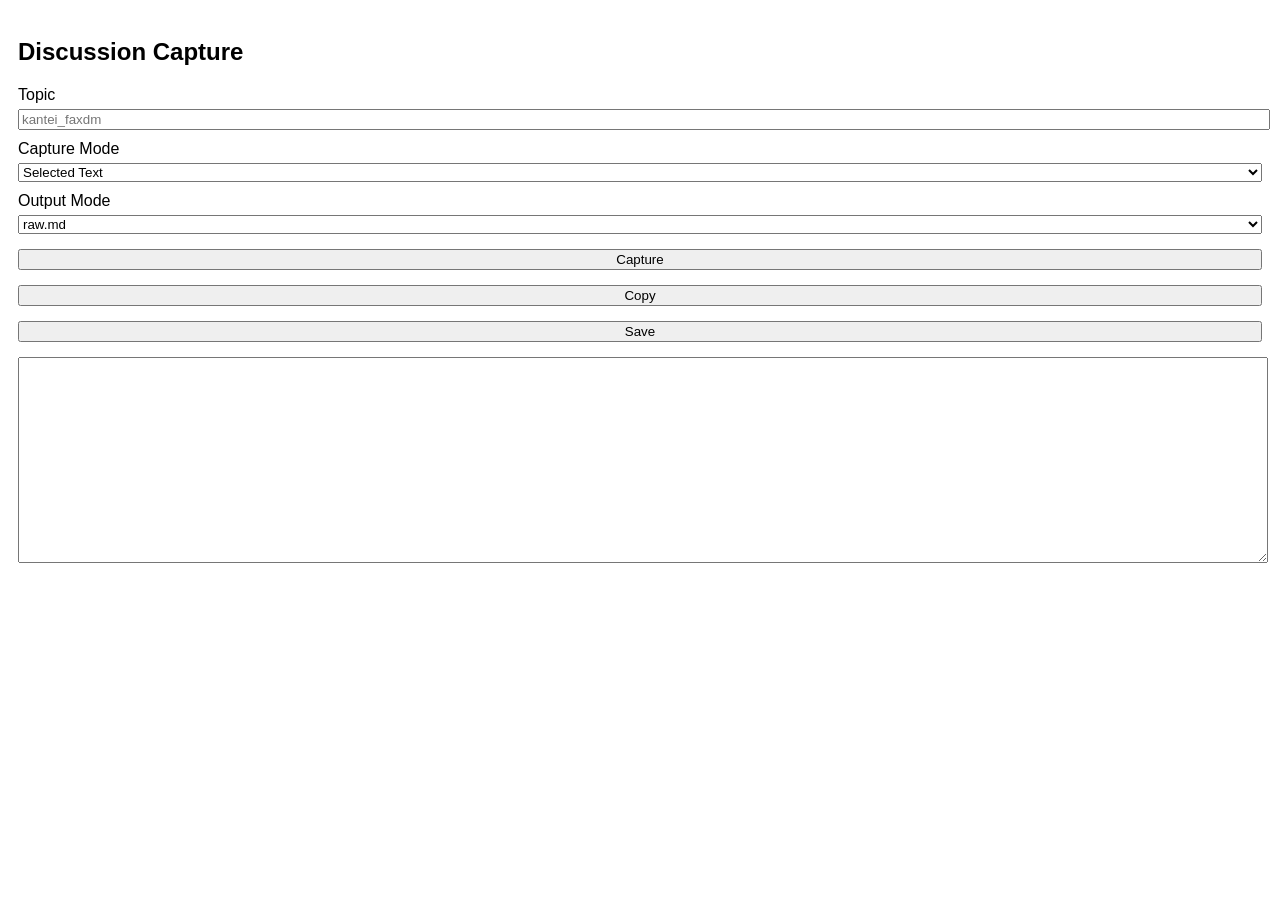
<file: browser_extension/sidepanel.html>
<!DOCTYPE html>
<html>
<head>
  <meta charset="UTF-8">
  <title>Capture</title>
  <link rel="stylesheet" href="styles.css">
</head>
<body>
  <h2>Discussion Capture</h2>

  <label>Topic</label>
  <input id="topic" placeholder="kantei_faxdm">

  <label>Capture Mode</label>
  <select id="captureMode">
    <option value="selected">Selected Text</option>
    <option value="page">Page Text</option>
  </select>

  <label>Output Mode</label>
  <select id="outputMode">
    <option value="raw">raw.md</option>
    <option value="discussion">discussion.md</option>
  </select>

  <button id="captureBtn">Capture</button>
  <button id="copyBtn">Copy</button>
  <button id="saveBtn">Save</button>

  <textarea id="preview" rows="20"></textarea>

  <pre id="command"></pre>

  <script src="sidepanel.js"></script>
</body>
</html>
</file>
<file: browser_extension/styles.css>
body {
  font-family: Arial, sans-serif;
  padding: 10px;
}

input, select, textarea, button {
  width: 100%;
  margin-top: 5px;
  margin-bottom: 10px;
}

textarea {
  height: 200px;
}
</file>
